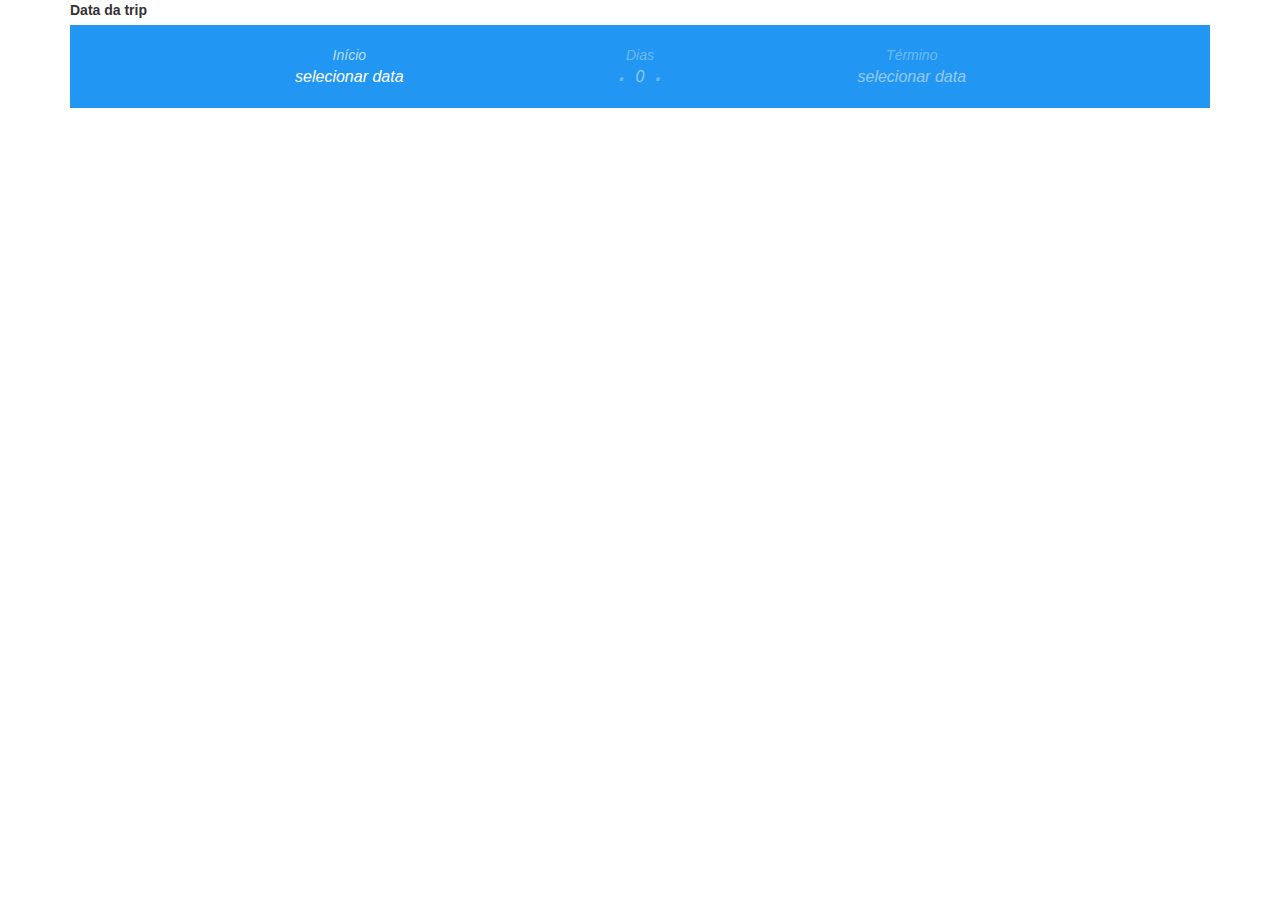
<file: movefit/source/assets/js/trip-range-master/index.html>
<!DOCTYPE html>
<html>
<head>
    <title>Trip range demo</title>
    <meta charset="UTF-8">
    <!-- Latest compiled and minified CSS -->
    <link rel="stylesheet" href="https://maxcdn.bootstrapcdn.com/bootstrap/3.3.7/css/bootstrap.min.css" integrity="sha384-BVYiiSIFeK1dGmJRAkycuHAHRg32OmUcww7on3RYdg4Va+PmSTsz/K68vbdEjh4u" crossorigin="anonymous">
    <link rel="stylesheet" media="all" href="trip-range.css" />

</head>
<body>
<div class="container">
    <form action="">
        <label for="event-date">Data da trip</label>
        <div
                id="dateField"
                data-days = Segunda,Terca,Quarta,Quinta,Sexta,Sabado,Domingo
                data-months = Janeiro,Fevereiro,Março,Abril,Maio,Junho,Julho,Agosto,Setembro,Outubro,Novembro,Dezembro
                data-monthsNum = "12"
                data-label = "mesmo dia"
        >
            <div class="fromTo" id="fromToPicker">
                <div class="dateBox" id="dateFromPicker">
                    <i class="r_head">Início</i>
                    <i class="r_date">selecionar data</i>
                </div>
                <div class="dateBox days off" id="daysNumPicker">
                    <i class="r_head">Dias</i>
                    <i class="r_days"><span class="r_dots">&middot;</span><em>0</em><span class="r_dots">&middot;</span></i>
                </div>
                <div class="dateBox off" id="dateToPicker">
                    <i class="r_head">Término</i>
                    <i class="r_date">selecionar data</i>
                </div>
            </div>
        </div>


        <div id="cal">

            <div class="fromTo" id="fromTo">
                <div class="dateBox" id="dateFrom">
                    <i class="r_head">Início</i>
                    <i class="r_date">selecionar data</i>
                </div>
                <div class="dateBox days off" id="daysNum">
                    <i class="r_head">Days</i>
                    <i class="r_days"><span class="r_dots">&middot;&middot;&middot;&middot;</span><em>0</em><span class="r_dots">&middot;&middot;&middot;&middot;</span></i>
                </div>
                <div class="dateBox off" id="dateTo">
                    <i class="r_head">Término</i>
                    <i class="r_date">selecionar data</i>
                </div>
            </div>

            <i class="clear" style="clear:both;"></i>

            <!-- the calendars -->
            <div id="r_cals">
                <div id="r_nav">
                    <i class="nav next" id="next">&rsaquo;</i>
                    <i class="nav prev off" id="prev">&lsaquo;</i>
                </div>
                <div id="dp"></div>
            </div>


            <div id="dactions" style="margin:10px;">
                <button class="btn btn-outline btn-cancel" style="margin-right: 10px;">Cancelar</button>
                <button class="btn btn-success">Inserir data</button>
            </div>

        </div>

        <input class="start-field" type="hidden" name="tour[start]" id="tour_start" />
        <input class="end-field" type="hidden" name="tour[end]" id="tour_end" />
        <input class="tour-status" type="hidden" name="tour[status]" id="tour_status" />
        </div>
    </form>
</div>
</body>
<script
        src="https://code.jquery.com/jquery-3.3.1.slim.min.js"
        integrity="sha256-3edrmyuQ0w65f8gfBsqowzjJe2iM6n0nKciPUp8y+7E="
        crossorigin="anonymous"></script>
<script src="moment-with-locales.js"></script>
<script src="moment-timezone-with-data.js"></script>
<script src="trip-range.demo.js"></script>
</html>
</file>
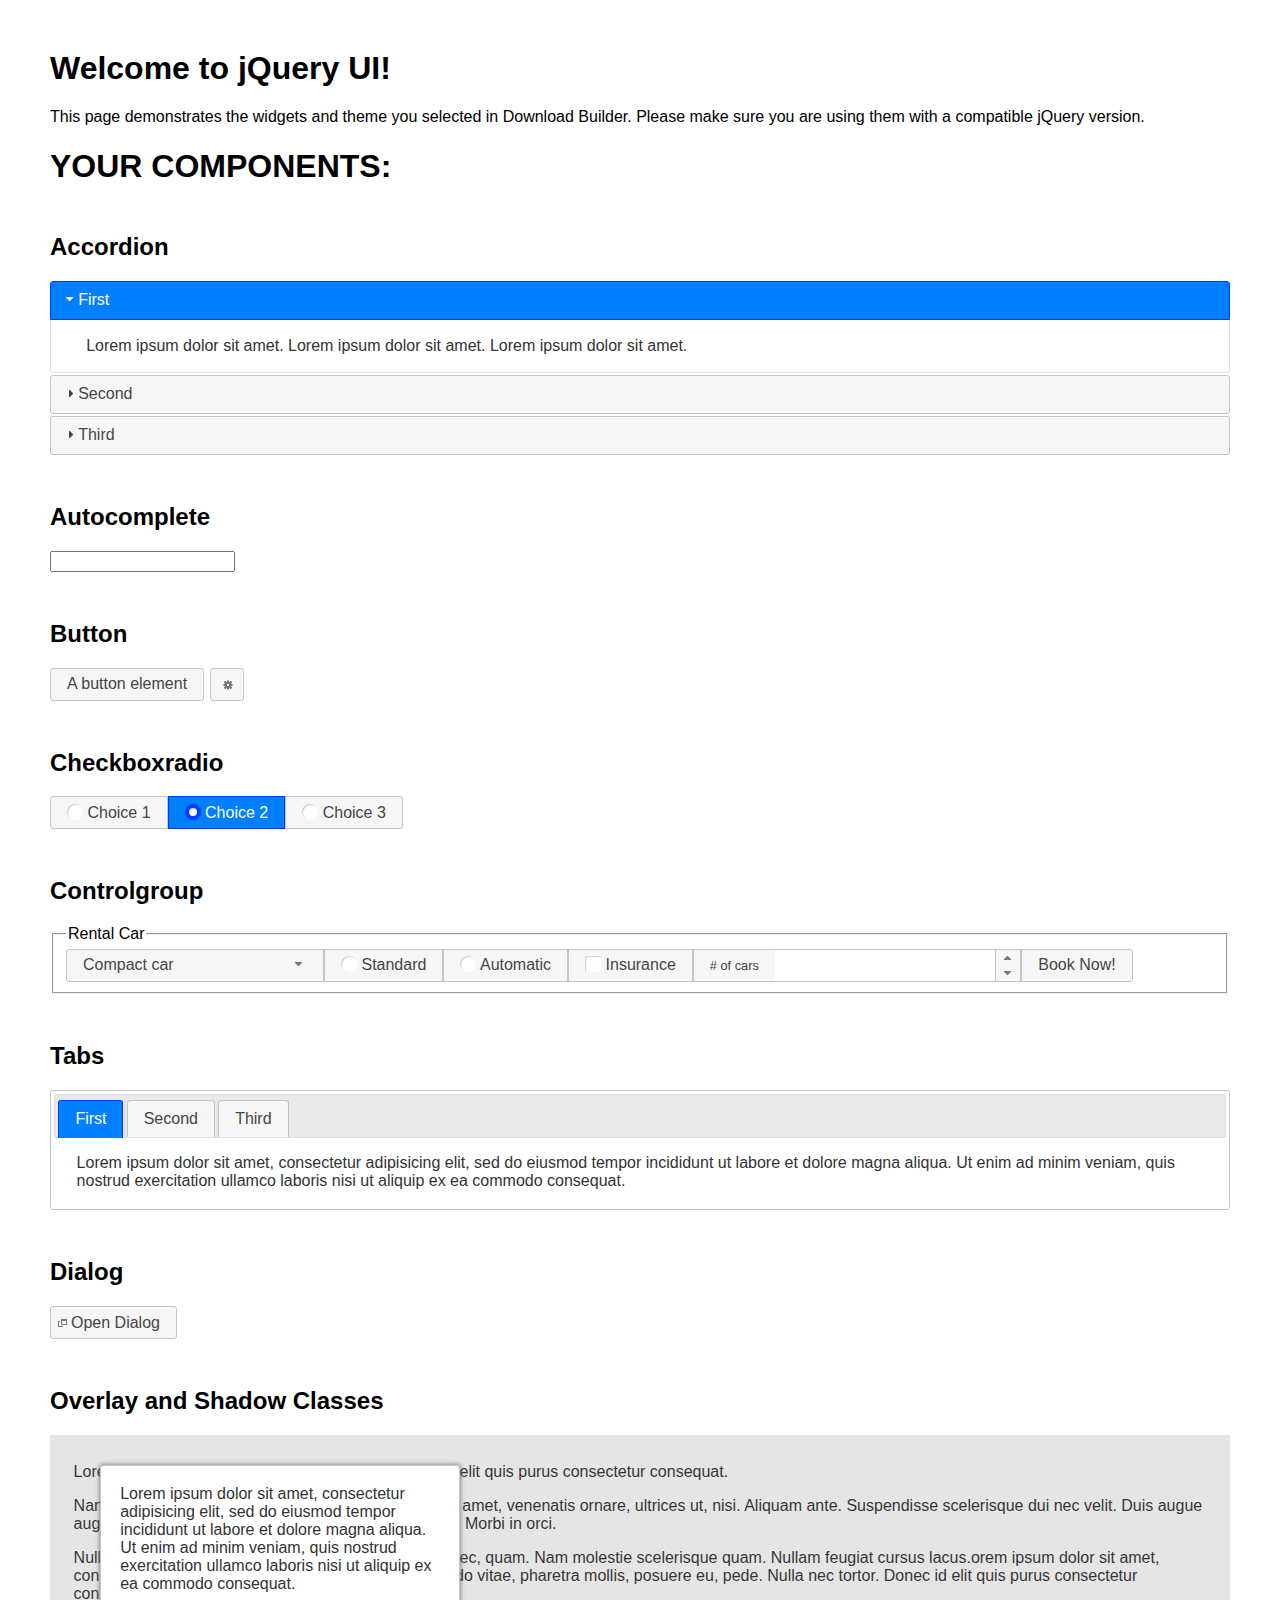
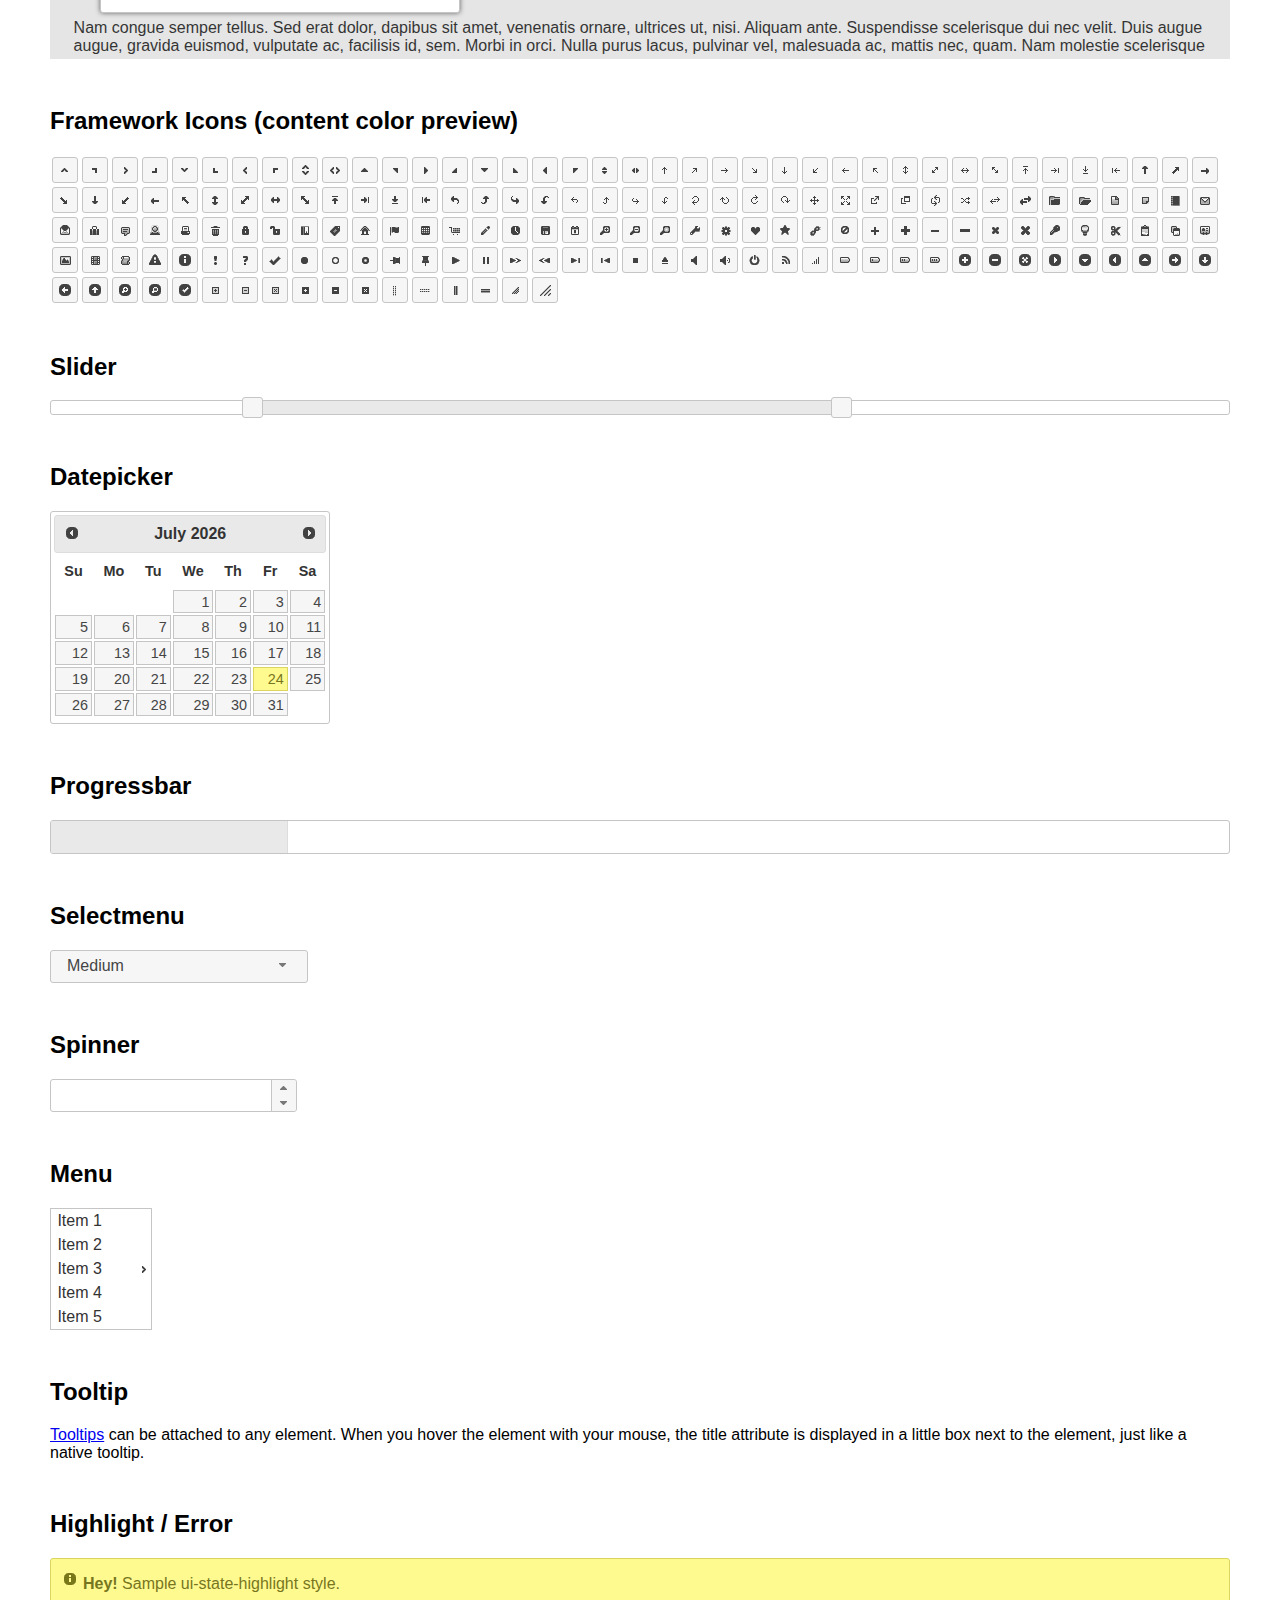
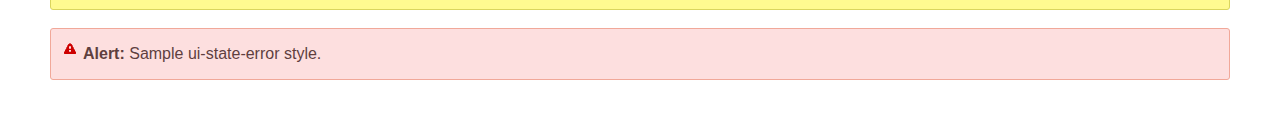
<file: movefit/adm-controle/source/assets/js/jquery-ui-1.13.1/index.html>
<!doctype html>
<html lang="us">
<head>
	<meta charset="utf-8">
	<title>jQuery UI Example Page</title>
	<link href="jquery-ui.css" rel="stylesheet">
	<style>
	body{
		font-family: "Trebuchet MS", sans-serif;
		margin: 50px;
	}
	.demoHeaders {
		margin-top: 2em;
	}
	#dialog-link {
		padding: .4em 1em .4em 20px;
		text-decoration: none;
		position: relative;
	}
	#dialog-link span.ui-icon {
		margin: 0 5px 0 0;
		position: absolute;
		left: .2em;
		top: 50%;
		margin-top: -8px;
	}
	#icons {
		margin: 0;
		padding: 0;
	}
	#icons li {
		margin: 2px;
		position: relative;
		padding: 4px 0;
		cursor: pointer;
		float: left;
		list-style: none;
	}
	#icons span.ui-icon {
		float: left;
		margin: 0 4px;
	}
	.fakewindowcontain .ui-widget-overlay {
		position: absolute;
	}
	select {
		width: 200px;
	}
	</style>
</head>
<body>

<h1>Welcome to jQuery UI!</h1>

<div class="ui-widget">
	<p>This page demonstrates the widgets and theme you selected in Download Builder. Please make sure you are using them with a compatible jQuery version.</p>
</div>

<h1>YOUR COMPONENTS:</h1>

<!-- Accordion -->
<h2 class="demoHeaders">Accordion</h2>
<div id="accordion">
	<h3>First</h3>
	<div>Lorem ipsum dolor sit amet. Lorem ipsum dolor sit amet. Lorem ipsum dolor sit amet.</div>
	<h3>Second</h3>
	<div>Phasellus mattis tincidunt nibh.</div>
	<h3>Third</h3>
	<div>Nam dui erat, auctor a, dignissim quis.</div>
</div>

<!-- Autocomplete -->
<h2 class="demoHeaders">Autocomplete</h2>
<div>
	<input id="autocomplete" title="type &quot;a&quot;">
</div>

<!-- Button -->
<h2 class="demoHeaders">Button</h2>
<button id="button">A button element</button>
<button id="button-icon">An icon-only button</button>

<!-- Checkboxradio -->
<h2 class="demoHeaders">Checkboxradio</h2>
<form style="margin-top: 1em;">
	<div id="radioset">
		<input type="radio" id="radio1" name="radio"><label for="radio1">Choice 1</label>
		<input type="radio" id="radio2" name="radio" checked="checked"><label for="radio2">Choice 2</label>
		<input type="radio" id="radio3" name="radio"><label for="radio3">Choice 3</label>
	</div>
</form>

<!-- Controlgroup -->
<h2 class="demoHeaders">Controlgroup</h2>
<fieldset>
	<legend>Rental Car</legend>
	<div id="controlgroup">
		<select id="car-type">
			<option>Compact car</option>
			<option>Midsize car</option>
			<option>Full size car</option>
			<option>SUV</option>
			<option>Luxury</option>
			<option>Truck</option>
			<option>Van</option>
		</select>
		<label for="transmission-standard">Standard</label>
		<input type="radio" name="transmission" id="transmission-standard">
		<label for="transmission-automatic">Automatic</label>
		<input type="radio" name="transmission" id="transmission-automatic">
		<label for="insurance">Insurance</label>
		<input type="checkbox" name="insurance" id="insurance">
		<label for="horizontal-spinner" class="ui-controlgroup-label"># of cars</label>
		<input id="horizontal-spinner" class="ui-spinner-input">
		<button>Book Now!</button>
	</div>
</fieldset>

<!-- Tabs -->
<h2 class="demoHeaders">Tabs</h2>
<div id="tabs">
	<ul>
		<li><a href="#tabs-1">First</a></li>
		<li><a href="#tabs-2">Second</a></li>
		<li><a href="#tabs-3">Third</a></li>
	</ul>
	<div id="tabs-1">Lorem ipsum dolor sit amet, consectetur adipisicing elit, sed do eiusmod tempor incididunt ut labore et dolore magna aliqua. Ut enim ad minim veniam, quis nostrud exercitation ullamco laboris nisi ut aliquip ex ea commodo consequat.</div>
	<div id="tabs-2">Phasellus mattis tincidunt nibh. Cras orci urna, blandit id, pretium vel, aliquet ornare, felis. Maecenas scelerisque sem non nisl. Fusce sed lorem in enim dictum bibendum.</div>
	<div id="tabs-3">Nam dui erat, auctor a, dignissim quis, sollicitudin eu, felis. Pellentesque nisi urna, interdum eget, sagittis et, consequat vestibulum, lacus. Mauris porttitor ullamcorper augue.</div>
</div>

<h2 class="demoHeaders">Dialog</h2>
<p>
	<button id="dialog-link" class="ui-button ui-corner-all ui-widget">
		<span class="ui-icon ui-icon-newwin"></span>Open Dialog
	</button>
</p>

<h2 class="demoHeaders">Overlay and Shadow Classes</h2>
<div style="position: relative; width: 96%; height: 200px; padding:1% 2%; overflow:hidden;" class="fakewindowcontain">
	<p>Lorem ipsum dolor sit amet,  Nulla nec tortor. Donec id elit quis purus consectetur consequat. </p><p>Nam congue semper tellus. Sed erat dolor, dapibus sit amet, venenatis ornare, ultrices ut, nisi. Aliquam ante. Suspendisse scelerisque dui nec velit. Duis augue augue, gravida euismod, vulputate ac, facilisis id, sem. Morbi in orci. </p><p>Nulla purus lacus, pulvinar vel, malesuada ac, mattis nec, quam. Nam molestie scelerisque quam. Nullam feugiat cursus lacus.orem ipsum dolor sit amet, consectetur adipiscing elit. Donec libero risus, commodo vitae, pharetra mollis, posuere eu, pede. Nulla nec tortor. Donec id elit quis purus consectetur consequat. </p><p>Nam congue semper tellus. Sed erat dolor, dapibus sit amet, venenatis ornare, ultrices ut, nisi. Aliquam ante. Suspendisse scelerisque dui nec velit. Duis augue augue, gravida euismod, vulputate ac, facilisis id, sem. Morbi in orci. Nulla purus lacus, pulvinar vel, malesuada ac, mattis nec, quam. Nam molestie scelerisque quam. </p><p>Nullam feugiat cursus lacus.orem ipsum dolor sit amet, consectetur adipiscing elit. Donec libero risus, commodo vitae, pharetra mollis, posuere eu, pede. Nulla nec tortor. Donec id elit quis purus consectetur consequat. Nam congue semper tellus. Sed erat dolor, dapibus sit amet, venenatis ornare, ultrices ut, nisi. Aliquam ante. </p><p>Suspendisse scelerisque dui nec velit. Duis augue augue, gravida euismod, vulputate ac, facilisis id, sem. Morbi in orci. Nulla purus lacus, pulvinar vel, malesuada ac, mattis nec, quam. Nam molestie scelerisque quam. Nullam feugiat cursus lacus.orem ipsum dolor sit amet, consectetur adipiscing elit. Donec libero risus, commodo vitae, pharetra mollis, posuere eu, pede. Nulla nec tortor. Donec id elit quis purus consectetur consequat. Nam congue semper tellus. Sed erat dolor, dapibus sit amet, venenatis ornare, ultrices ut, nisi. </p>

	<!-- ui-dialog -->
	<div class="ui-widget-overlay ui-front"></div>
	<div style="position: absolute; width: 320px; left: 50px; top: 30px; padding: 1.2em" class="ui-widget ui-front ui-widget-content ui-corner-all ui-widget-shadow">
		Lorem ipsum dolor sit amet, consectetur adipisicing elit, sed do eiusmod tempor incididunt ut labore et dolore magna aliqua. Ut enim ad minim veniam, quis nostrud exercitation ullamco laboris nisi ut aliquip ex ea commodo consequat.
	</div>

</div>

<!-- ui-dialog -->
<div id="dialog" title="Dialog Title">
	<p>Lorem ipsum dolor sit amet, consectetur adipisicing elit, sed do eiusmod tempor incididunt ut labore et dolore magna aliqua. Ut enim ad minim veniam, quis nostrud exercitation ullamco laboris nisi ut aliquip ex ea commodo consequat.</p>
</div>


<h2 class="demoHeaders">Framework Icons (content color preview)</h2>
<ul id="icons" class="ui-widget ui-helper-clearfix">
	<li class="ui-state-default ui-corner-all" title=".ui-icon-caret-1-n"><span class="ui-icon ui-icon-caret-1-n"></span></li>
	<li class="ui-state-default ui-corner-all" title=".ui-icon-caret-1-ne"><span class="ui-icon ui-icon-caret-1-ne"></span></li>
	<li class="ui-state-default ui-corner-all" title=".ui-icon-caret-1-e"><span class="ui-icon ui-icon-caret-1-e"></span></li>
	<li class="ui-state-default ui-corner-all" title=".ui-icon-caret-1-se"><span class="ui-icon ui-icon-caret-1-se"></span></li>
	<li class="ui-state-default ui-corner-all" title=".ui-icon-caret-1-s"><span class="ui-icon ui-icon-caret-1-s"></span></li>
	<li class="ui-state-default ui-corner-all" title=".ui-icon-caret-1-sw"><span class="ui-icon ui-icon-caret-1-sw"></span></li>
	<li class="ui-state-default ui-corner-all" title=".ui-icon-caret-1-w"><span class="ui-icon ui-icon-caret-1-w"></span></li>
	<li class="ui-state-default ui-corner-all" title=".ui-icon-caret-1-nw"><span class="ui-icon ui-icon-caret-1-nw"></span></li>
	<li class="ui-state-default ui-corner-all" title=".ui-icon-caret-2-n-s"><span class="ui-icon ui-icon-caret-2-n-s"></span></li>
	<li class="ui-state-default ui-corner-all" title=".ui-icon-caret-2-e-w"><span class="ui-icon ui-icon-caret-2-e-w"></span></li>
	<li class="ui-state-default ui-corner-all" title=".ui-icon-triangle-1-n"><span class="ui-icon ui-icon-triangle-1-n"></span></li>
	<li class="ui-state-default ui-corner-all" title=".ui-icon-triangle-1-ne"><span class="ui-icon ui-icon-triangle-1-ne"></span></li>
	<li class="ui-state-default ui-corner-all" title=".ui-icon-triangle-1-e"><span class="ui-icon ui-icon-triangle-1-e"></span></li>
	<li class="ui-state-default ui-corner-all" title=".ui-icon-triangle-1-se"><span class="ui-icon ui-icon-triangle-1-se"></span></li>
	<li class="ui-state-default ui-corner-all" title=".ui-icon-triangle-1-s"><span class="ui-icon ui-icon-triangle-1-s"></span></li>
	<li class="ui-state-default ui-corner-all" title=".ui-icon-triangle-1-sw"><span class="ui-icon ui-icon-triangle-1-sw"></span></li>
	<li class="ui-state-default ui-corner-all" title=".ui-icon-triangle-1-w"><span class="ui-icon ui-icon-triangle-1-w"></span></li>
	<li class="ui-state-default ui-corner-all" title=".ui-icon-triangle-1-nw"><span class="ui-icon ui-icon-triangle-1-nw"></span></li>
	<li class="ui-state-default ui-corner-all" title=".ui-icon-triangle-2-n-s"><span class="ui-icon ui-icon-triangle-2-n-s"></span></li>
	<li class="ui-state-default ui-corner-all" title=".ui-icon-triangle-2-e-w"><span class="ui-icon ui-icon-triangle-2-e-w"></span></li>
	<li class="ui-state-default ui-corner-all" title=".ui-icon-arrow-1-n"><span class="ui-icon ui-icon-arrow-1-n"></span></li>
	<li class="ui-state-default ui-corner-all" title=".ui-icon-arrow-1-ne"><span class="ui-icon ui-icon-arrow-1-ne"></span></li>
	<li class="ui-state-default ui-corner-all" title=".ui-icon-arrow-1-e"><span class="ui-icon ui-icon-arrow-1-e"></span></li>
	<li class="ui-state-default ui-corner-all" title=".ui-icon-arrow-1-se"><span class="ui-icon ui-icon-arrow-1-se"></span></li>
	<li class="ui-state-default ui-corner-all" title=".ui-icon-arrow-1-s"><span class="ui-icon ui-icon-arrow-1-s"></span></li>
	<li class="ui-state-default ui-corner-all" title=".ui-icon-arrow-1-sw"><span class="ui-icon ui-icon-arrow-1-sw"></span></li>
	<li class="ui-state-default ui-corner-all" title=".ui-icon-arrow-1-w"><span class="ui-icon ui-icon-arrow-1-w"></span></li>
	<li class="ui-state-default ui-corner-all" title=".ui-icon-arrow-1-nw"><span class="ui-icon ui-icon-arrow-1-nw"></span></li>
	<li class="ui-state-default ui-corner-all" title=".ui-icon-arrow-2-n-s"><span class="ui-icon ui-icon-arrow-2-n-s"></span></li>
	<li class="ui-state-default ui-corner-all" title=".ui-icon-arrow-2-ne-sw"><span class="ui-icon ui-icon-arrow-2-ne-sw"></span></li>
	<li class="ui-state-default ui-corner-all" title=".ui-icon-arrow-2-e-w"><span class="ui-icon ui-icon-arrow-2-e-w"></span></li>
	<li class="ui-state-default ui-corner-all" title=".ui-icon-arrow-2-se-nw"><span class="ui-icon ui-icon-arrow-2-se-nw"></span></li>
	<li class="ui-state-default ui-corner-all" title=".ui-icon-arrowstop-1-n"><span class="ui-icon ui-icon-arrowstop-1-n"></span></li>
	<li class="ui-state-default ui-corner-all" title=".ui-icon-arrowstop-1-e"><span class="ui-icon ui-icon-arrowstop-1-e"></span></li>
	<li class="ui-state-default ui-corner-all" title=".ui-icon-arrowstop-1-s"><span class="ui-icon ui-icon-arrowstop-1-s"></span></li>
	<li class="ui-state-default ui-corner-all" title=".ui-icon-arrowstop-1-w"><span class="ui-icon ui-icon-arrowstop-1-w"></span></li>
	<li class="ui-state-default ui-corner-all" title=".ui-icon-arrowthick-1-n"><span class="ui-icon ui-icon-arrowthick-1-n"></span></li>
	<li class="ui-state-default ui-corner-all" title=".ui-icon-arrowthick-1-ne"><span class="ui-icon ui-icon-arrowthick-1-ne"></span></li>
	<li class="ui-state-default ui-corner-all" title=".ui-icon-arrowthick-1-e"><span class="ui-icon ui-icon-arrowthick-1-e"></span></li>
	<li class="ui-state-default ui-corner-all" title=".ui-icon-arrowthick-1-se"><span class="ui-icon ui-icon-arrowthick-1-se"></span></li>
	<li class="ui-state-default ui-corner-all" title=".ui-icon-arrowthick-1-s"><span class="ui-icon ui-icon-arrowthick-1-s"></span></li>
	<li class="ui-state-default ui-corner-all" title=".ui-icon-arrowthick-1-sw"><span class="ui-icon ui-icon-arrowthick-1-sw"></span></li>
	<li class="ui-state-default ui-corner-all" title=".ui-icon-arrowthick-1-w"><span class="ui-icon ui-icon-arrowthick-1-w"></span></li>
	<li class="ui-state-default ui-corner-all" title=".ui-icon-arrowthick-1-nw"><span class="ui-icon ui-icon-arrowthick-1-nw"></span></li>
	<li class="ui-state-default ui-corner-all" title=".ui-icon-arrowthick-2-n-s"><span class="ui-icon ui-icon-arrowthick-2-n-s"></span></li>
	<li class="ui-state-default ui-corner-all" title=".ui-icon-arrowthick-2-ne-sw"><span class="ui-icon ui-icon-arrowthick-2-ne-sw"></span></li>
	<li class="ui-state-default ui-corner-all" title=".ui-icon-arrowthick-2-e-w"><span class="ui-icon ui-icon-arrowthick-2-e-w"></span></li>
	<li class="ui-state-default ui-corner-all" title=".ui-icon-arrowthick-2-se-nw"><span class="ui-icon ui-icon-arrowthick-2-se-nw"></span></li>
	<li class="ui-state-default ui-corner-all" title=".ui-icon-arrowthickstop-1-n"><span class="ui-icon ui-icon-arrowthickstop-1-n"></span></li>
	<li class="ui-state-default ui-corner-all" title=".ui-icon-arrowthickstop-1-e"><span class="ui-icon ui-icon-arrowthickstop-1-e"></span></li>
	<li class="ui-state-default ui-corner-all" title=".ui-icon-arrowthickstop-1-s"><span class="ui-icon ui-icon-arrowthickstop-1-s"></span></li>
	<li class="ui-state-default ui-corner-all" title=".ui-icon-arrowthickstop-1-w"><span class="ui-icon ui-icon-arrowthickstop-1-w"></span></li>
	<li class="ui-state-default ui-corner-all" title=".ui-icon-arrowreturnthick-1-w"><span class="ui-icon ui-icon-arrowreturnthick-1-w"></span></li>
	<li class="ui-state-default ui-corner-all" title=".ui-icon-arrowreturnthick-1-n"><span class="ui-icon ui-icon-arrowreturnthick-1-n"></span></li>
	<li class="ui-state-default ui-corner-all" title=".ui-icon-arrowreturnthick-1-e"><span class="ui-icon ui-icon-arrowreturnthick-1-e"></span></li>
	<li class="ui-state-default ui-corner-all" title=".ui-icon-arrowreturnthick-1-s"><span class="ui-icon ui-icon-arrowreturnthick-1-s"></span></li>
	<li class="ui-state-default ui-corner-all" title=".ui-icon-arrowreturn-1-w"><span class="ui-icon ui-icon-arrowreturn-1-w"></span></li>
	<li class="ui-state-default ui-corner-all" title=".ui-icon-arrowreturn-1-n"><span class="ui-icon ui-icon-arrowreturn-1-n"></span></li>
	<li class="ui-state-default ui-corner-all" title=".ui-icon-arrowreturn-1-e"><span class="ui-icon ui-icon-arrowreturn-1-e"></span></li>
	<li class="ui-state-default ui-corner-all" title=".ui-icon-arrowreturn-1-s"><span class="ui-icon ui-icon-arrowreturn-1-s"></span></li>
	<li class="ui-state-default ui-corner-all" title=".ui-icon-arrowrefresh-1-w"><span class="ui-icon ui-icon-arrowrefresh-1-w"></span></li>
	<li class="ui-state-default ui-corner-all" title=".ui-icon-arrowrefresh-1-n"><span class="ui-icon ui-icon-arrowrefresh-1-n"></span></li>
	<li class="ui-state-default ui-corner-all" title=".ui-icon-arrowrefresh-1-e"><span class="ui-icon ui-icon-arrowrefresh-1-e"></span></li>
	<li class="ui-state-default ui-corner-all" title=".ui-icon-arrowrefresh-1-s"><span class="ui-icon ui-icon-arrowrefresh-1-s"></span></li>
	<li class="ui-state-default ui-corner-all" title=".ui-icon-arrow-4"><span class="ui-icon ui-icon-arrow-4"></span></li>
	<li class="ui-state-default ui-corner-all" title=".ui-icon-arrow-4-diag"><span class="ui-icon ui-icon-arrow-4-diag"></span></li>
	<li class="ui-state-default ui-corner-all" title=".ui-icon-extlink"><span class="ui-icon ui-icon-extlink"></span></li>
	<li class="ui-state-default ui-corner-all" title=".ui-icon-newwin"><span class="ui-icon ui-icon-newwin"></span></li>
	<li class="ui-state-default ui-corner-all" title=".ui-icon-refresh"><span class="ui-icon ui-icon-refresh"></span></li>
	<li class="ui-state-default ui-corner-all" title=".ui-icon-shuffle"><span class="ui-icon ui-icon-shuffle"></span></li>
	<li class="ui-state-default ui-corner-all" title=".ui-icon-transfer-e-w"><span class="ui-icon ui-icon-transfer-e-w"></span></li>
	<li class="ui-state-default ui-corner-all" title=".ui-icon-transferthick-e-w"><span class="ui-icon ui-icon-transferthick-e-w"></span></li>
	<li class="ui-state-default ui-corner-all" title=".ui-icon-folder-collapsed"><span class="ui-icon ui-icon-folder-collapsed"></span></li>
	<li class="ui-state-default ui-corner-all" title=".ui-icon-folder-open"><span class="ui-icon ui-icon-folder-open"></span></li>
	<li class="ui-state-default ui-corner-all" title=".ui-icon-document"><span class="ui-icon ui-icon-document"></span></li>
	<li class="ui-state-default ui-corner-all" title=".ui-icon-document-b"><span class="ui-icon ui-icon-document-b"></span></li>
	<li class="ui-state-default ui-corner-all" title=".ui-icon-note"><span class="ui-icon ui-icon-note"></span></li>
	<li class="ui-state-default ui-corner-all" title=".ui-icon-mail-closed"><span class="ui-icon ui-icon-mail-closed"></span></li>
	<li class="ui-state-default ui-corner-all" title=".ui-icon-mail-open"><span class="ui-icon ui-icon-mail-open"></span></li>
	<li class="ui-state-default ui-corner-all" title=".ui-icon-suitcase"><span class="ui-icon ui-icon-suitcase"></span></li>
	<li class="ui-state-default ui-corner-all" title=".ui-icon-comment"><span class="ui-icon ui-icon-comment"></span></li>
	<li class="ui-state-default ui-corner-all" title=".ui-icon-person"><span class="ui-icon ui-icon-person"></span></li>
	<li class="ui-state-default ui-corner-all" title=".ui-icon-print"><span class="ui-icon ui-icon-print"></span></li>
	<li class="ui-state-default ui-corner-all" title=".ui-icon-trash"><span class="ui-icon ui-icon-trash"></span></li>
	<li class="ui-state-default ui-corner-all" title=".ui-icon-locked"><span class="ui-icon ui-icon-locked"></span></li>
	<li class="ui-state-default ui-corner-all" title=".ui-icon-unlocked"><span class="ui-icon ui-icon-unlocked"></span></li>
	<li class="ui-state-default ui-corner-all" title=".ui-icon-bookmark"><span class="ui-icon ui-icon-bookmark"></span></li>
	<li class="ui-state-default ui-corner-all" title=".ui-icon-tag"><span class="ui-icon ui-icon-tag"></span></li>
	<li class="ui-state-default ui-corner-all" title=".ui-icon-home"><span class="ui-icon ui-icon-home"></span></li>
	<li class="ui-state-default ui-corner-all" title=".ui-icon-flag"><span class="ui-icon ui-icon-flag"></span></li>
	<li class="ui-state-default ui-corner-all" title=".ui-icon-calculator"><span class="ui-icon ui-icon-calculator"></span></li>
	<li class="ui-state-default ui-corner-all" title=".ui-icon-cart"><span class="ui-icon ui-icon-cart"></span></li>
	<li class="ui-state-default ui-corner-all" title=".ui-icon-pencil"><span class="ui-icon ui-icon-pencil"></span></li>
	<li class="ui-state-default ui-corner-all" title=".ui-icon-clock"><span class="ui-icon ui-icon-clock"></span></li>
	<li class="ui-state-default ui-corner-all" title=".ui-icon-disk"><span class="ui-icon ui-icon-disk"></span></li>
	<li class="ui-state-default ui-corner-all" title=".ui-icon-calendar"><span class="ui-icon ui-icon-calendar"></span></li>
	<li class="ui-state-default ui-corner-all" title=".ui-icon-zoomin"><span class="ui-icon ui-icon-zoomin"></span></li>
	<li class="ui-state-default ui-corner-all" title=".ui-icon-zoomout"><span class="ui-icon ui-icon-zoomout"></span></li>
	<li class="ui-state-default ui-corner-all" title=".ui-icon-search"><span class="ui-icon ui-icon-search"></span></li>
	<li class="ui-state-default ui-corner-all" title=".ui-icon-wrench"><span class="ui-icon ui-icon-wrench"></span></li>
	<li class="ui-state-default ui-corner-all" title=".ui-icon-gear"><span class="ui-icon ui-icon-gear"></span></li>
	<li class="ui-state-default ui-corner-all" title=".ui-icon-heart"><span class="ui-icon ui-icon-heart"></span></li>
	<li class="ui-state-default ui-corner-all" title=".ui-icon-star"><span class="ui-icon ui-icon-star"></span></li>
	<li class="ui-state-default ui-corner-all" title=".ui-icon-link"><span class="ui-icon ui-icon-link"></span></li>
	<li class="ui-state-default ui-corner-all" title=".ui-icon-cancel"><span class="ui-icon ui-icon-cancel"></span></li>
	<li class="ui-state-default ui-corner-all" title=".ui-icon-plus"><span class="ui-icon ui-icon-plus"></span></li>
	<li class="ui-state-default ui-corner-all" title=".ui-icon-plusthick"><span class="ui-icon ui-icon-plusthick"></span></li>
	<li class="ui-state-default ui-corner-all" title=".ui-icon-minus"><span class="ui-icon ui-icon-minus"></span></li>
	<li class="ui-state-default ui-corner-all" title=".ui-icon-minusthick"><span class="ui-icon ui-icon-minusthick"></span></li>
	<li class="ui-state-default ui-corner-all" title=".ui-icon-close"><span class="ui-icon ui-icon-close"></span></li>
	<li class="ui-state-default ui-corner-all" title=".ui-icon-closethick"><span class="ui-icon ui-icon-closethick"></span></li>
	<li class="ui-state-default ui-corner-all" title=".ui-icon-key"><span class="ui-icon ui-icon-key"></span></li>
	<li class="ui-state-default ui-corner-all" title=".ui-icon-lightbulb"><span class="ui-icon ui-icon-lightbulb"></span></li>
	<li class="ui-state-default ui-corner-all" title=".ui-icon-scissors"><span class="ui-icon ui-icon-scissors"></span></li>
	<li class="ui-state-default ui-corner-all" title=".ui-icon-clipboard"><span class="ui-icon ui-icon-clipboard"></span></li>
	<li class="ui-state-default ui-corner-all" title=".ui-icon-copy"><span class="ui-icon ui-icon-copy"></span></li>
	<li class="ui-state-default ui-corner-all" title=".ui-icon-contact"><span class="ui-icon ui-icon-contact"></span></li>
	<li class="ui-state-default ui-corner-all" title=".ui-icon-image"><span class="ui-icon ui-icon-image"></span></li>
	<li class="ui-state-default ui-corner-all" title=".ui-icon-video"><span class="ui-icon ui-icon-video"></span></li>
	<li class="ui-state-default ui-corner-all" title=".ui-icon-script"><span class="ui-icon ui-icon-script"></span></li>
	<li class="ui-state-default ui-corner-all" title=".ui-icon-alert"><span class="ui-icon ui-icon-alert"></span></li>
	<li class="ui-state-default ui-corner-all" title=".ui-icon-info"><span class="ui-icon ui-icon-info"></span></li>
	<li class="ui-state-default ui-corner-all" title=".ui-icon-notice"><span class="ui-icon ui-icon-notice"></span></li>
	<li class="ui-state-default ui-corner-all" title=".ui-icon-help"><span class="ui-icon ui-icon-help"></span></li>
	<li class="ui-state-default ui-corner-all" title=".ui-icon-check"><span class="ui-icon ui-icon-check"></span></li>
	<li class="ui-state-default ui-corner-all" title=".ui-icon-bullet"><span class="ui-icon ui-icon-bullet"></span></li>
	<li class="ui-state-default ui-corner-all" title=".ui-icon-radio-off"><span class="ui-icon ui-icon-radio-off"></span></li>
	<li class="ui-state-default ui-corner-all" title=".ui-icon-radio-on"><span class="ui-icon ui-icon-radio-on"></span></li>
	<li class="ui-state-default ui-corner-all" title=".ui-icon-pin-w"><span class="ui-icon ui-icon-pin-w"></span></li>
	<li class="ui-state-default ui-corner-all" title=".ui-icon-pin-s"><span class="ui-icon ui-icon-pin-s"></span></li>
	<li class="ui-state-default ui-corner-all" title=".ui-icon-play"><span class="ui-icon ui-icon-play"></span></li>
	<li class="ui-state-default ui-corner-all" title=".ui-icon-pause"><span class="ui-icon ui-icon-pause"></span></li>
	<li class="ui-state-default ui-corner-all" title=".ui-icon-seek-next"><span class="ui-icon ui-icon-seek-next"></span></li>
	<li class="ui-state-default ui-corner-all" title=".ui-icon-seek-prev"><span class="ui-icon ui-icon-seek-prev"></span></li>
	<li class="ui-state-default ui-corner-all" title=".ui-icon-seek-end"><span class="ui-icon ui-icon-seek-end"></span></li>
	<li class="ui-state-default ui-corner-all" title=".ui-icon-seek-first"><span class="ui-icon ui-icon-seek-first"></span></li>
	<li class="ui-state-default ui-corner-all" title=".ui-icon-stop"><span class="ui-icon ui-icon-stop"></span></li>
	<li class="ui-state-default ui-corner-all" title=".ui-icon-eject"><span class="ui-icon ui-icon-eject"></span></li>
	<li class="ui-state-default ui-corner-all" title=".ui-icon-volume-off"><span class="ui-icon ui-icon-volume-off"></span></li>
	<li class="ui-state-default ui-corner-all" title=".ui-icon-volume-on"><span class="ui-icon ui-icon-volume-on"></span></li>
	<li class="ui-state-default ui-corner-all" title=".ui-icon-power"><span class="ui-icon ui-icon-power"></span></li>
	<li class="ui-state-default ui-corner-all" title=".ui-icon-signal-diag"><span class="ui-icon ui-icon-signal-diag"></span></li>
	<li class="ui-state-default ui-corner-all" title=".ui-icon-signal"><span class="ui-icon ui-icon-signal"></span></li>
	<li class="ui-state-default ui-corner-all" title=".ui-icon-battery-0"><span class="ui-icon ui-icon-battery-0"></span></li>
	<li class="ui-state-default ui-corner-all" title=".ui-icon-battery-1"><span class="ui-icon ui-icon-battery-1"></span></li>
	<li class="ui-state-default ui-corner-all" title=".ui-icon-battery-2"><span class="ui-icon ui-icon-battery-2"></span></li>
	<li class="ui-state-default ui-corner-all" title=".ui-icon-battery-3"><span class="ui-icon ui-icon-battery-3"></span></li>
	<li class="ui-state-default ui-corner-all" title=".ui-icon-circle-plus"><span class="ui-icon ui-icon-circle-plus"></span></li>
	<li class="ui-state-default ui-corner-all" title=".ui-icon-circle-minus"><span class="ui-icon ui-icon-circle-minus"></span></li>
	<li class="ui-state-default ui-corner-all" title=".ui-icon-circle-close"><span class="ui-icon ui-icon-circle-close"></span></li>
	<li class="ui-state-default ui-corner-all" title=".ui-icon-circle-triangle-e"><span class="ui-icon ui-icon-circle-triangle-e"></span></li>
	<li class="ui-state-default ui-corner-all" title=".ui-icon-circle-triangle-s"><span class="ui-icon ui-icon-circle-triangle-s"></span></li>
	<li class="ui-state-default ui-corner-all" title=".ui-icon-circle-triangle-w"><span class="ui-icon ui-icon-circle-triangle-w"></span></li>
	<li class="ui-state-default ui-corner-all" title=".ui-icon-circle-triangle-n"><span class="ui-icon ui-icon-circle-triangle-n"></span></li>
	<li class="ui-state-default ui-corner-all" title=".ui-icon-circle-arrow-e"><span class="ui-icon ui-icon-circle-arrow-e"></span></li>
	<li class="ui-state-default ui-corner-all" title=".ui-icon-circle-arrow-s"><span class="ui-icon ui-icon-circle-arrow-s"></span></li>
	<li class="ui-state-default ui-corner-all" title=".ui-icon-circle-arrow-w"><span class="ui-icon ui-icon-circle-arrow-w"></span></li>
	<li class="ui-state-default ui-corner-all" title=".ui-icon-circle-arrow-n"><span class="ui-icon ui-icon-circle-arrow-n"></span></li>
	<li class="ui-state-default ui-corner-all" title=".ui-icon-circle-zoomin"><span class="ui-icon ui-icon-circle-zoomin"></span></li>
	<li class="ui-state-default ui-corner-all" title=".ui-icon-circle-zoomout"><span class="ui-icon ui-icon-circle-zoomout"></span></li>
	<li class="ui-state-default ui-corner-all" title=".ui-icon-circle-check"><span class="ui-icon ui-icon-circle-check"></span></li>
	<li class="ui-state-default ui-corner-all" title=".ui-icon-circlesmall-plus"><span class="ui-icon ui-icon-circlesmall-plus"></span></li>
	<li class="ui-state-default ui-corner-all" title=".ui-icon-circlesmall-minus"><span class="ui-icon ui-icon-circlesmall-minus"></span></li>
	<li class="ui-state-default ui-corner-all" title=".ui-icon-circlesmall-close"><span class="ui-icon ui-icon-circlesmall-close"></span></li>
	<li class="ui-state-default ui-corner-all" title=".ui-icon-squaresmall-plus"><span class="ui-icon ui-icon-squaresmall-plus"></span></li>
	<li class="ui-state-default ui-corner-all" title=".ui-icon-squaresmall-minus"><span class="ui-icon ui-icon-squaresmall-minus"></span></li>
	<li class="ui-state-default ui-corner-all" title=".ui-icon-squaresmall-close"><span class="ui-icon ui-icon-squaresmall-close"></span></li>
	<li class="ui-state-default ui-corner-all" title=".ui-icon-grip-dotted-vertical"><span class="ui-icon ui-icon-grip-dotted-vertical"></span></li>
	<li class="ui-state-default ui-corner-all" title=".ui-icon-grip-dotted-horizontal"><span class="ui-icon ui-icon-grip-dotted-horizontal"></span></li>
	<li class="ui-state-default ui-corner-all" title=".ui-icon-grip-solid-vertical"><span class="ui-icon ui-icon-grip-solid-vertical"></span></li>
	<li class="ui-state-default ui-corner-all" title=".ui-icon-grip-solid-horizontal"><span class="ui-icon ui-icon-grip-solid-horizontal"></span></li>
	<li class="ui-state-default ui-corner-all" title=".ui-icon-gripsmall-diagonal-se"><span class="ui-icon ui-icon-gripsmall-diagonal-se"></span></li>
	<li class="ui-state-default ui-corner-all" title=".ui-icon-grip-diagonal-se"><span class="ui-icon ui-icon-grip-diagonal-se"></span></li>
</ul>

<!-- Slider -->
<h2 class="demoHeaders">Slider</h2>
<div id="slider"></div>

<!-- Datepicker -->
<h2 class="demoHeaders">Datepicker</h2>
<div id="datepicker"></div>

<!-- Progressbar -->
<h2 class="demoHeaders">Progressbar</h2>
<div id="progressbar"></div>

<!-- Progressbar -->
<h2 class="demoHeaders">Selectmenu</h2>
<select id="selectmenu">
	<option>Slower</option>
	<option>Slow</option>
	<option selected="selected">Medium</option>
	<option>Fast</option>
	<option>Faster</option>
</select>

<!-- Spinner -->
<h2 class="demoHeaders">Spinner</h2>
<input id="spinner">

<!-- Menu -->
<h2 class="demoHeaders">Menu</h2>
<ul style="width:100px;" id="menu">
	<li><div>Item 1</div></li>
	<li><div>Item 2</div></li>
	<li><div>Item 3</div>
		<ul>
			<li><div>Item 3-1</div></li>
			<li><div>Item 3-2</div></li>
			<li><div>Item 3-3</div></li>
			<li><div>Item 3-4</div></li>
			<li><div>Item 3-5</div></li>
		</ul>
	</li>
	<li><div>Item 4</div></li>
	<li><div>Item 5</div></li>
</ul>

<!-- Tooltip -->
<h2 class="demoHeaders">Tooltip</h2>
<p id="tooltip">
	<a href="#" title="That&apos;s what this widget is">Tooltips</a> can be attached to any element. When you hover
the element with your mouse, the title attribute is displayed in a little box next to the element, just like a native tooltip.
</p>

<!-- Highlight / Error -->
<h2 class="demoHeaders">Highlight / Error</h2>
<div class="ui-widget">
	<div class="ui-state-highlight ui-corner-all" style="margin-top: 20px; padding: 0 .7em;">
		<p><span class="ui-icon ui-icon-info" style="float: left; margin-right: .3em;"></span>
		<strong>Hey!</strong> Sample ui-state-highlight style.</p>
	</div>
</div>
<br>
<div class="ui-widget">
	<div class="ui-state-error ui-corner-all" style="padding: 0 .7em;">
		<p><span class="ui-icon ui-icon-alert" style="float: left; margin-right: .3em;"></span>
		<strong>Alert:</strong> Sample ui-state-error style.</p>
	</div>
</div>

<script src="external/jquery/jquery.js"></script>
<script src="jquery-ui.js"></script>
<script>
$( "#accordion" ).accordion();

var availableTags = [
	"ActionScript",
	"AppleScript",
	"Asp",
	"BASIC",
	"C",
	"C++",
	"Clojure",
	"COBOL",
	"ColdFusion",
	"Erlang",
	"Fortran",
	"Groovy",
	"Haskell",
	"Java",
	"JavaScript",
	"Lisp",
	"Perl",
	"PHP",
	"Python",
	"Ruby",
	"Scala",
	"Scheme"
];
$( "#autocomplete" ).autocomplete({
	source: availableTags
});

$( "#button" ).button();
$( "#button-icon" ).button({
	icon: "ui-icon-gear",
	showLabel: false
});

$( "#radioset" ).buttonset();

$( "#controlgroup" ).controlgroup();

$( "#tabs" ).tabs();

$( "#dialog" ).dialog({
	autoOpen: false,
	width: 400,
	buttons: [
		{
			text: "Ok",
			click: function() {
				$( this ).dialog( "close" );
			}
		},
		{
			text: "Cancel",
			click: function() {
				$( this ).dialog( "close" );
			}
		}
	]
});

// Link to open the dialog
$( "#dialog-link" ).click(function( event ) {
	$( "#dialog" ).dialog( "open" );
	event.preventDefault();
});

$( "#datepicker" ).datepicker({
	inline: true
});

$( "#slider" ).slider({
	range: true,
	values: [ 17, 67 ]
});

$( "#progressbar" ).progressbar({
	value: 20
});

$( "#spinner" ).spinner();

$( "#menu" ).menu();

$( "#tooltip" ).tooltip();

$( "#selectmenu" ).selectmenu();

// Hover states on the static widgets
$( "#dialog-link, #icons li" ).hover(
	function() {
		$( this ).addClass( "ui-state-hover" );
	},
	function() {
		$( this ).removeClass( "ui-state-hover" );
	}
);
</script>
</body>
</html>
</file>
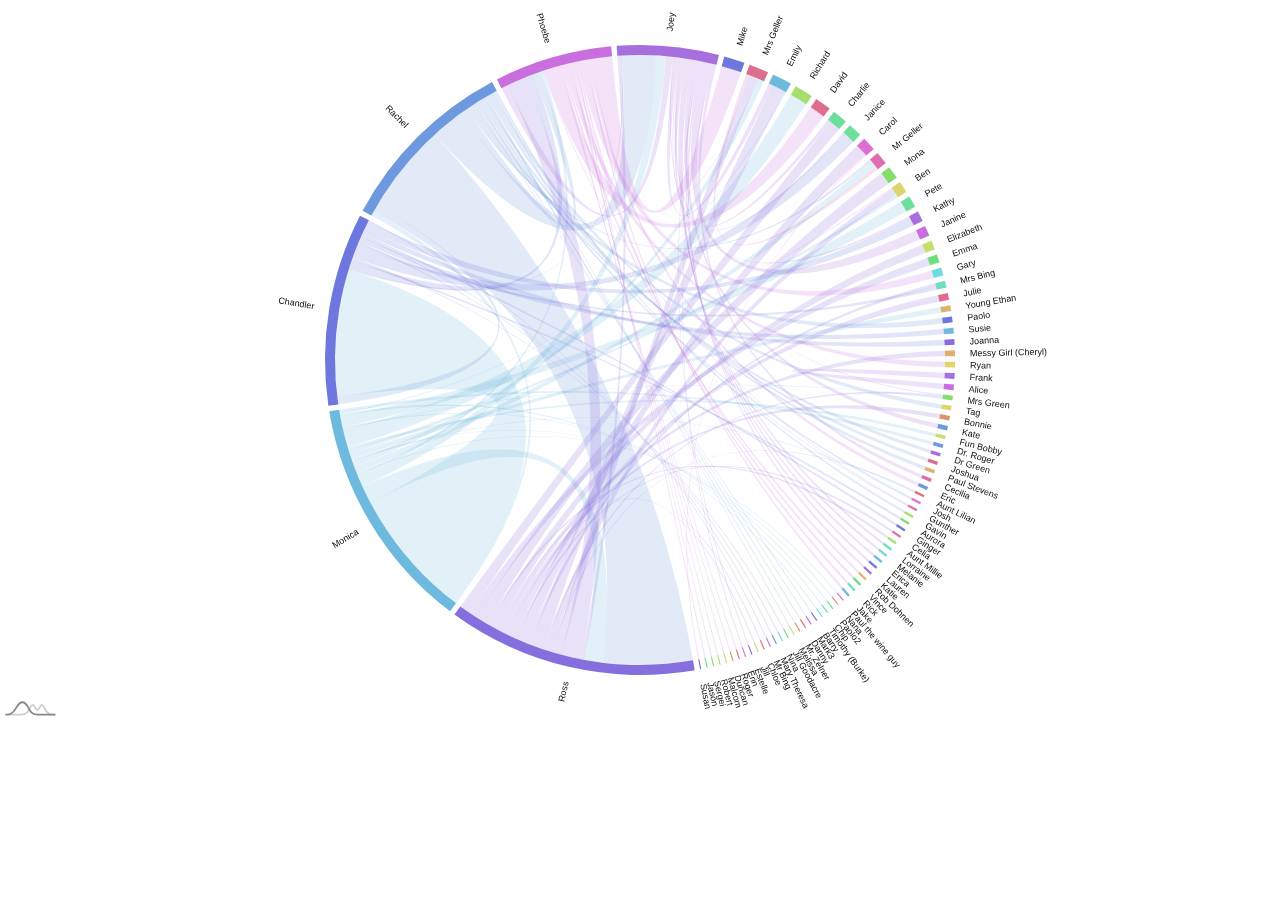
<file: movefit/adm-controle/source/assets/js/amcharts5/examples/flow-chord-directed/index.html>
<!DOCTYPE html>
<html>
  <head>
    <meta charset="UTF-8" />
    <title>amCharts 5 Example - flow-chord-directed</title>
    <link rel="stylesheet" href="index.css" />
  </head>
  <body>
    <div id="chartdiv"></div>
    <script src="../../index.js"></script>
    <script src="../../flow.js"></script>
    <script src="../../themes/Animated.js"></script>
    <script src="index.js"></script>
  </body>
</html>
</file>
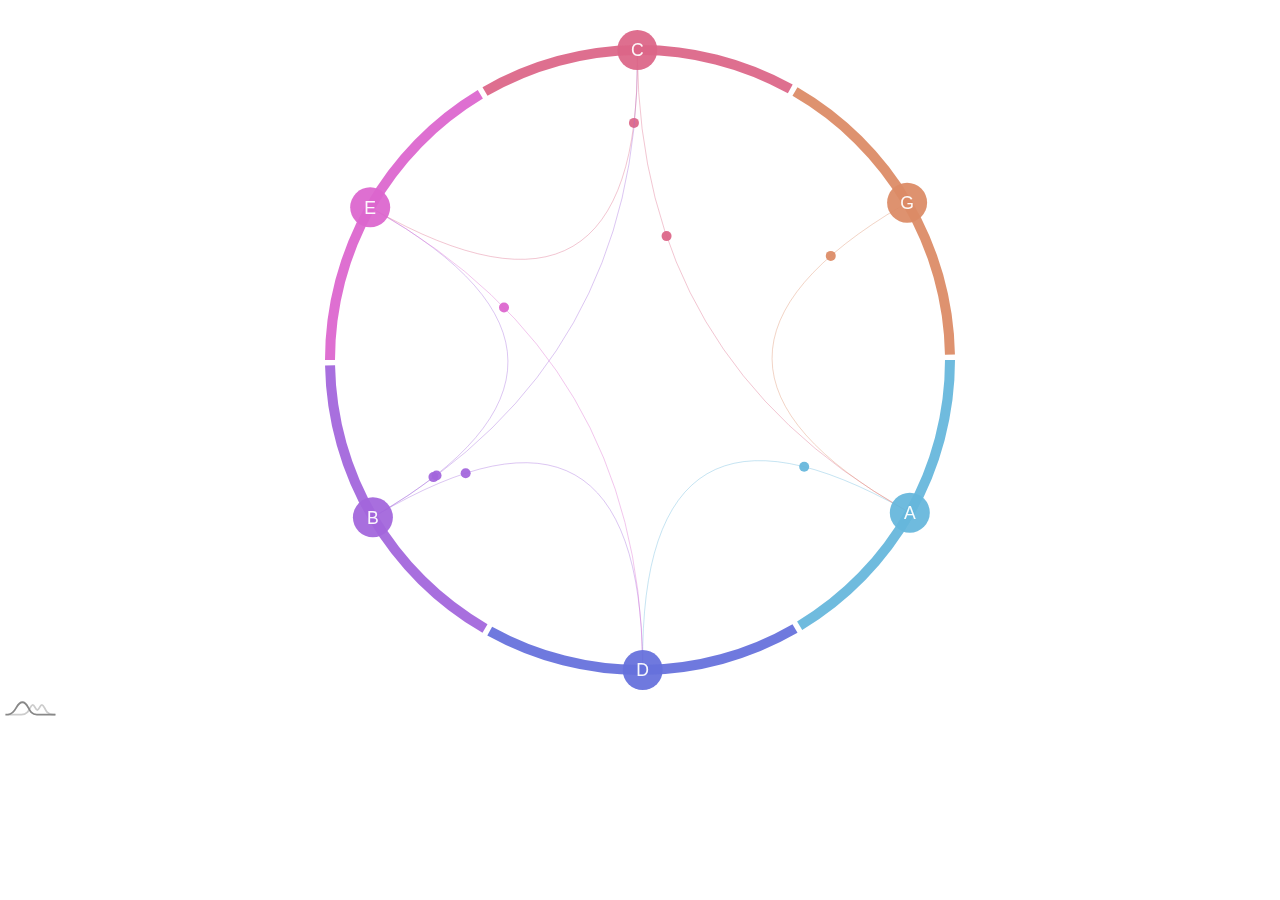
<file: movefit/adm-controle/source/assets/js/amcharts5/examples/flow-chord-non-ribbon/index.html>
<!DOCTYPE html>
<html>
  <head>
    <meta charset="UTF-8" />
    <title>amCharts 5 Example - flow-chord-non-ribbon</title>
    <link rel="stylesheet" href="index.css" />
  </head>
  <body>
    <div id="chartdiv"></div>
    <script src="../../index.js"></script>
    <script src="../../flow.js"></script>
    <script src="../../themes/Animated.js"></script>
    <script src="index.js"></script>
  </body>
</html>
</file>
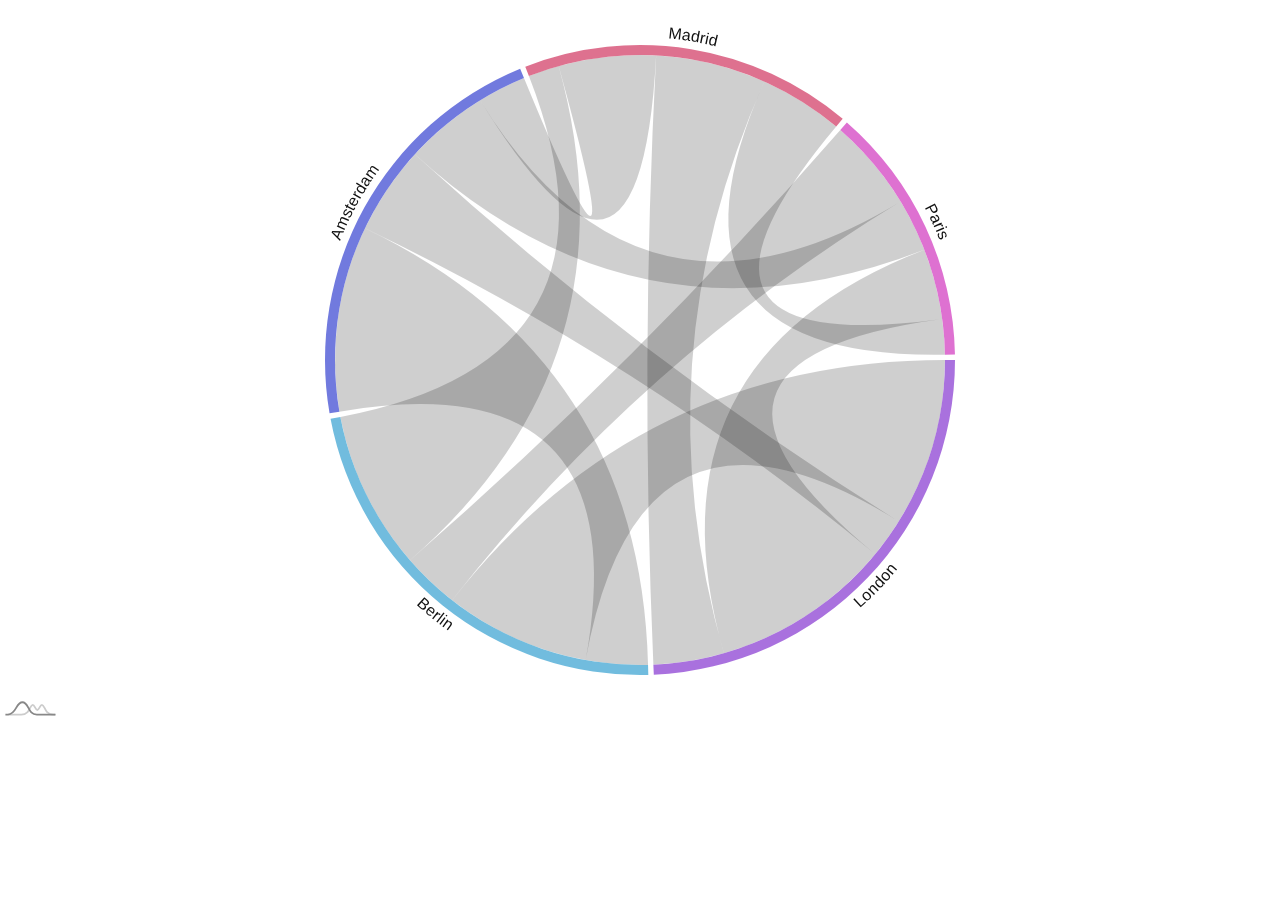
<file: movefit/adm-controle/source/assets/js/amcharts5/examples/flow-chord/index.html>
<!DOCTYPE html>
<html>
  <head>
    <meta charset="UTF-8" />
    <title>amCharts 5 Example - flow-chord</title>
    <link rel="stylesheet" href="index.css" />
  </head>
  <body>
    <div id="chartdiv"></div>
    <script src="../../index.js"></script>
    <script src="../../flow.js"></script>
    <script src="../../themes/Animated.js"></script>
    <script src="index.js"></script>
  </body>
</html>
</file>
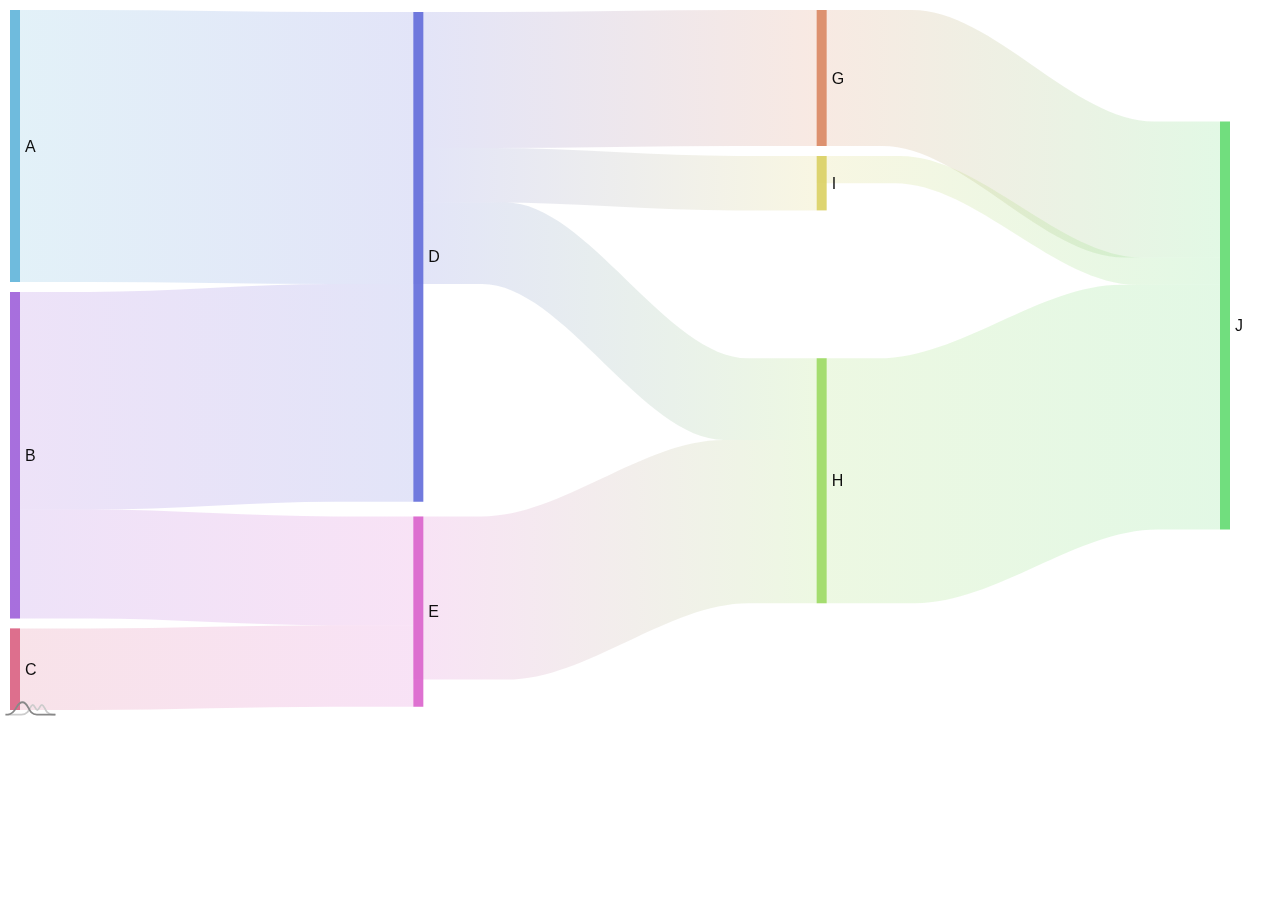
<file: movefit/adm-controle/source/assets/js/amcharts5/examples/flow-sankey/index.html>
<!DOCTYPE html>
<html>
  <head>
    <meta charset="UTF-8" />
    <title>amCharts 5 Example - flow-sankey</title>
    <link rel="stylesheet" href="index.css" />
  </head>
  <body>
    <div id="chartdiv"></div>
    <script src="../../index.js"></script>
    <script src="../../flow.js"></script>
    <script src="../../themes/Animated.js"></script>
    <script src="index.js"></script>
  </body>
</html>
</file>
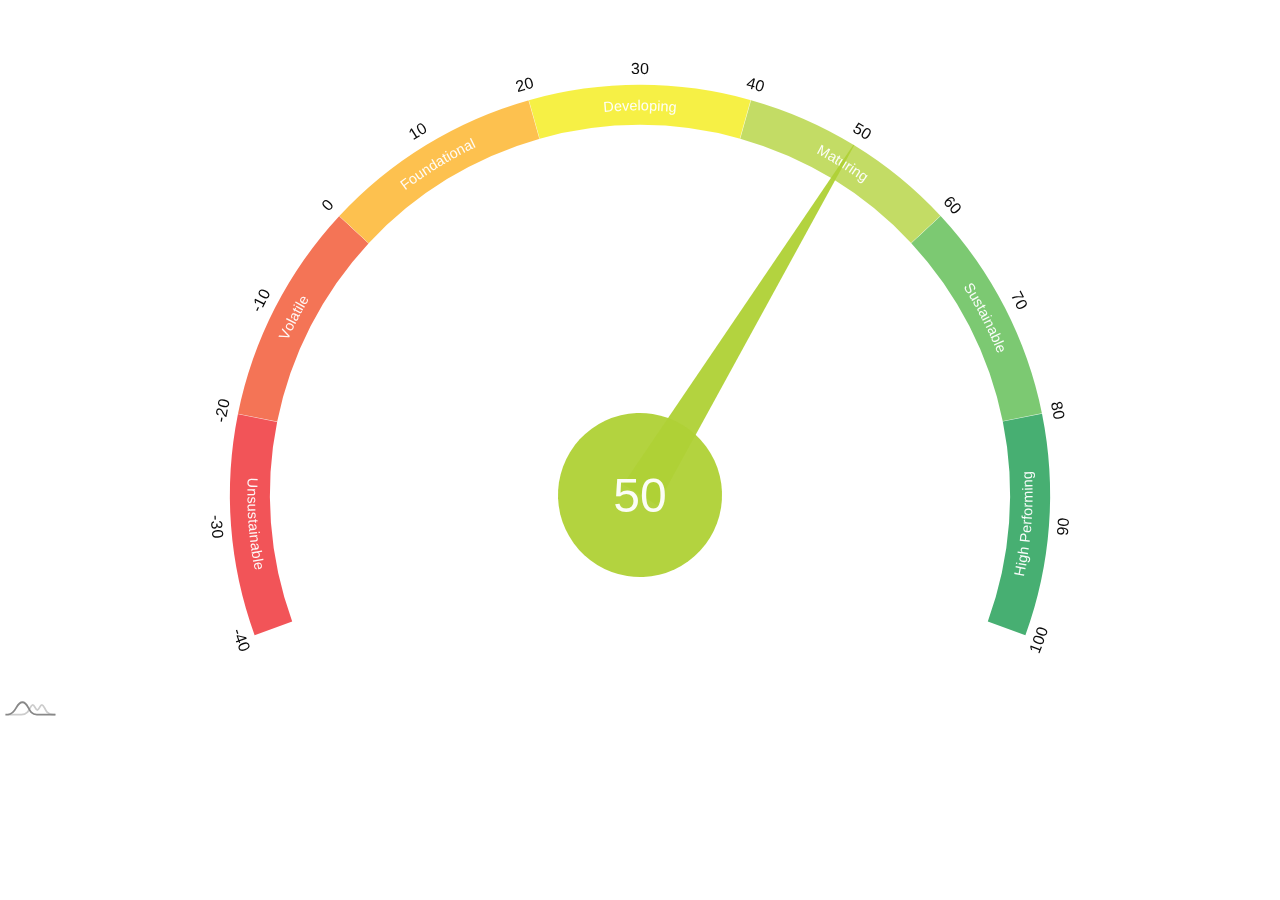
<file: movefit/adm-controle/source/assets/js/amcharts5/examples/gauge-bands/index.html>
<!DOCTYPE html>
<html>
  <head>
    <meta charset="UTF-8" />
    <title>amCharts 5 Example - gauge-bands</title>
    <link rel="stylesheet" href="index.css" />
  </head>
  <body>
    <div id="chartdiv"></div>
    <script src="../../index.js"></script>
    <script src="../../xy.js"></script>
    <script src="../../radar.js"></script>
    <script src="../../themes/Animated.js"></script>
    <script src="index.js"></script>
  </body>
</html>
</file>
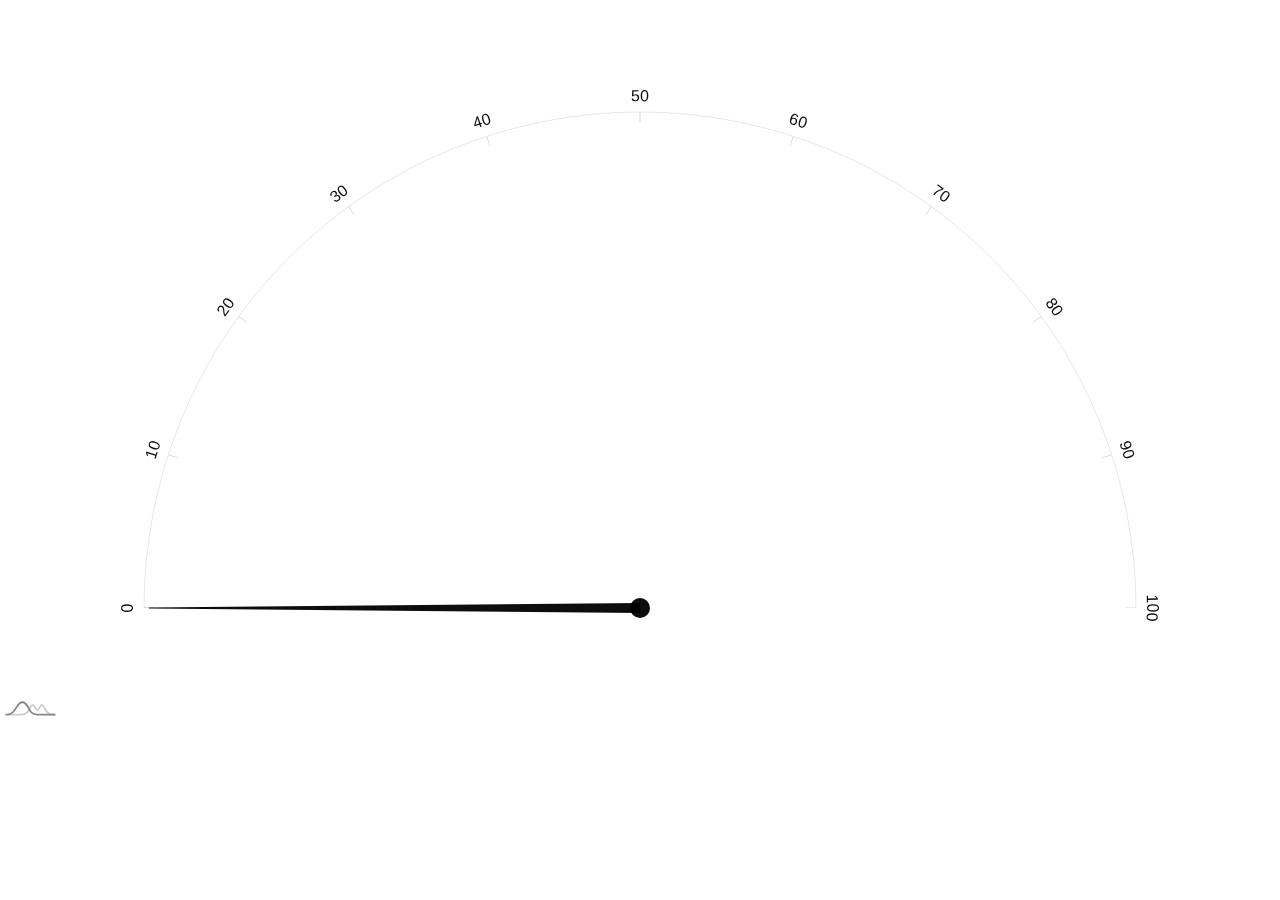
<file: movefit/adm-controle/source/assets/js/amcharts5/examples/gauge/index.html>
<!DOCTYPE html>
<html>
  <head>
    <meta charset="UTF-8" />
    <title>amCharts 5 Example - gauge</title>
    <link rel="stylesheet" href="index.css" />
  </head>
  <body>
    <div id="chartdiv"></div>
    <script src="../../index.js"></script>
    <script src="../../xy.js"></script>
    <script src="../../radar.js"></script>
    <script src="../../themes/Animated.js"></script>
    <script src="index.js"></script>
  </body>
</html>
</file>
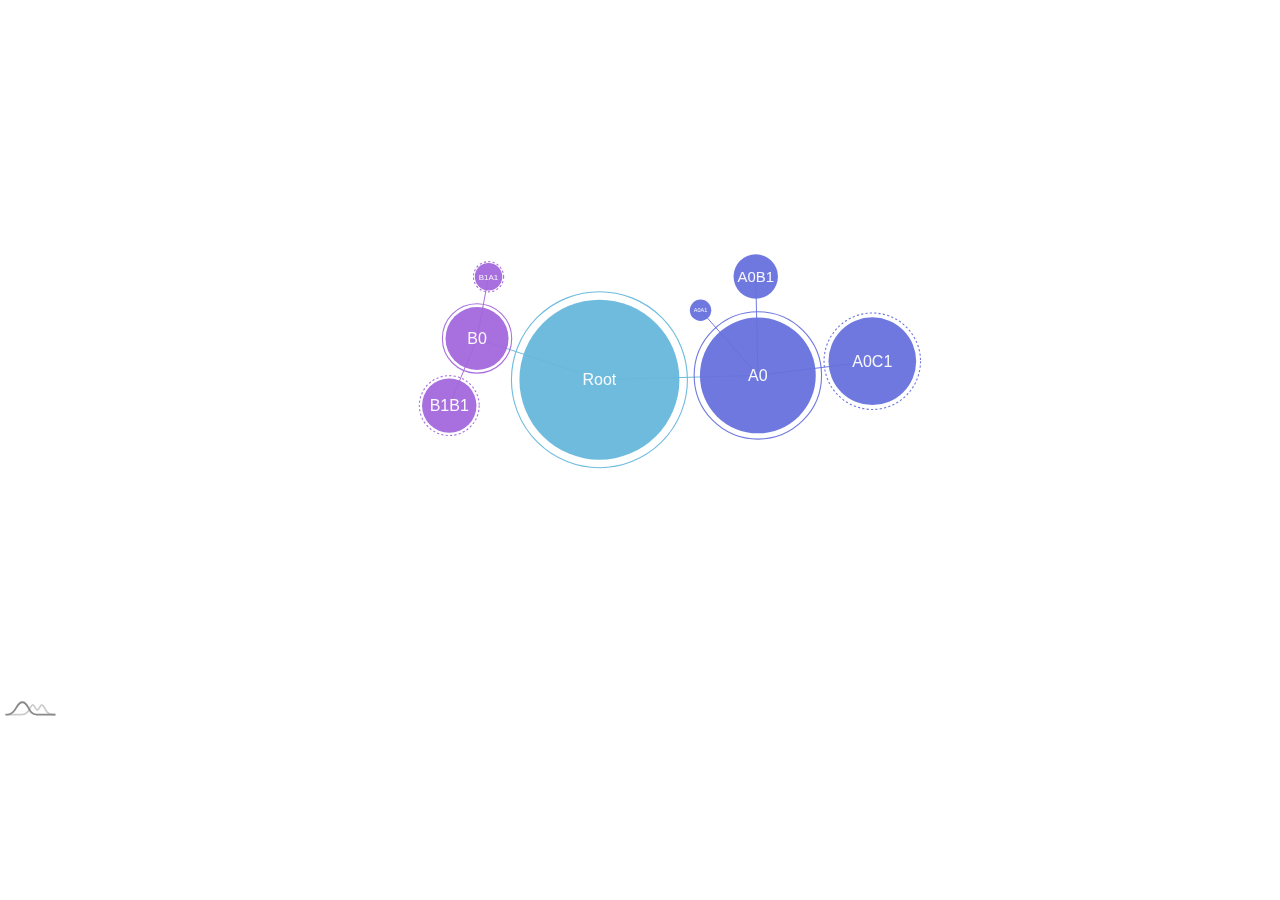
<file: movefit/adm-controle/source/assets/js/amcharts5/examples/hierarchy-force-directed/index.html>
<!DOCTYPE html>
<html>
  <head>
    <meta charset="UTF-8" />
    <title>amCharts 5 Example - hierarchy-force-directed</title>
    <link rel="stylesheet" href="index.css" />
  </head>
  <body>
    <div id="chartdiv"></div>
    <script src="../../index.js"></script>
    <script src="../../hierarchy.js"></script>
    <script src="../../themes/Animated.js"></script>
    <script src="index.js"></script>
  </body>
</html>
</file>
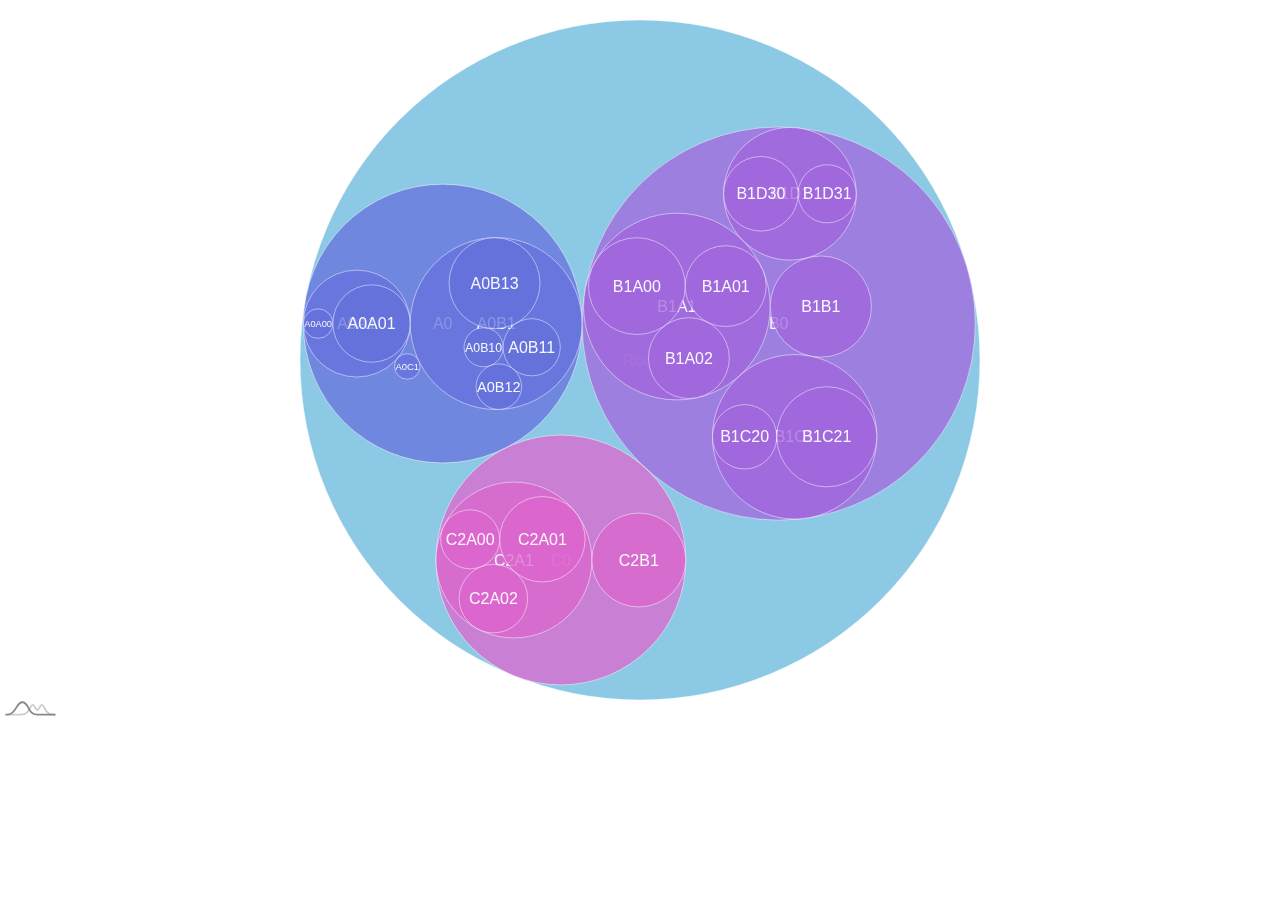
<file: movefit/adm-controle/source/assets/js/amcharts5/examples/hierarchy-pack/index.html>
<!DOCTYPE html>
<html>
  <head>
    <meta charset="UTF-8" />
    <title>amCharts 5 Example - hierarchy-pack</title>
    <link rel="stylesheet" href="index.css" />
  </head>
  <body>
    <div id="chartdiv"></div>
    <script src="../../index.js"></script>
    <script src="../../hierarchy.js"></script>
    <script src="../../themes/Animated.js"></script>
    <script src="index.js"></script>
  </body>
</html>
</file>
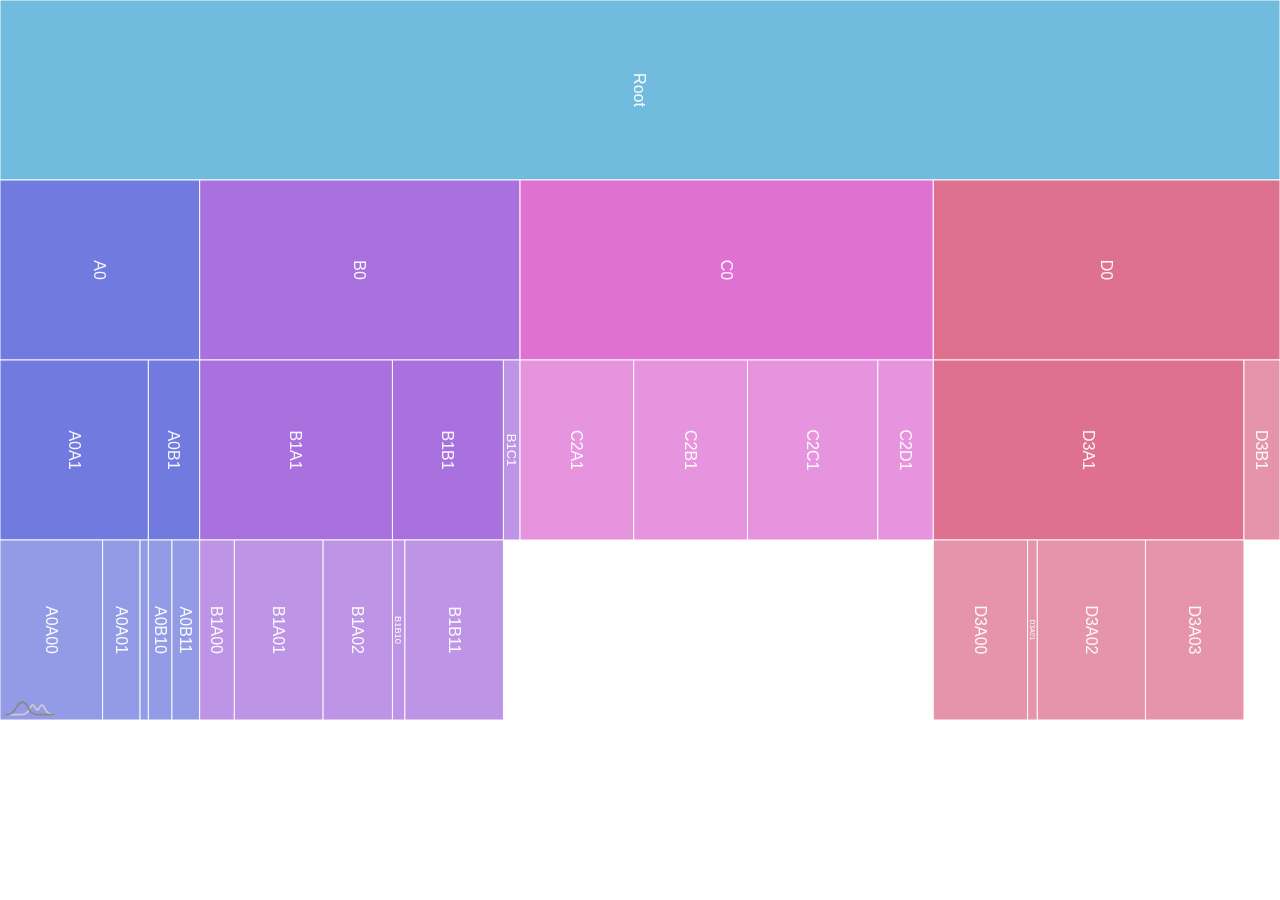
<file: movefit/adm-controle/source/assets/js/amcharts5/examples/hierarchy-partition/index.html>
<!DOCTYPE html>
<html>
  <head>
    <meta charset="UTF-8" />
    <title>amCharts 5 Example - hierarchy-partition</title>
    <link rel="stylesheet" href="index.css" />
  </head>
  <body>
    <div id="chartdiv"></div>
    <script src="../../index.js"></script>
    <script src="../../hierarchy.js"></script>
    <script src="../../themes/Animated.js"></script>
    <script src="index.js"></script>
  </body>
</html>
</file>
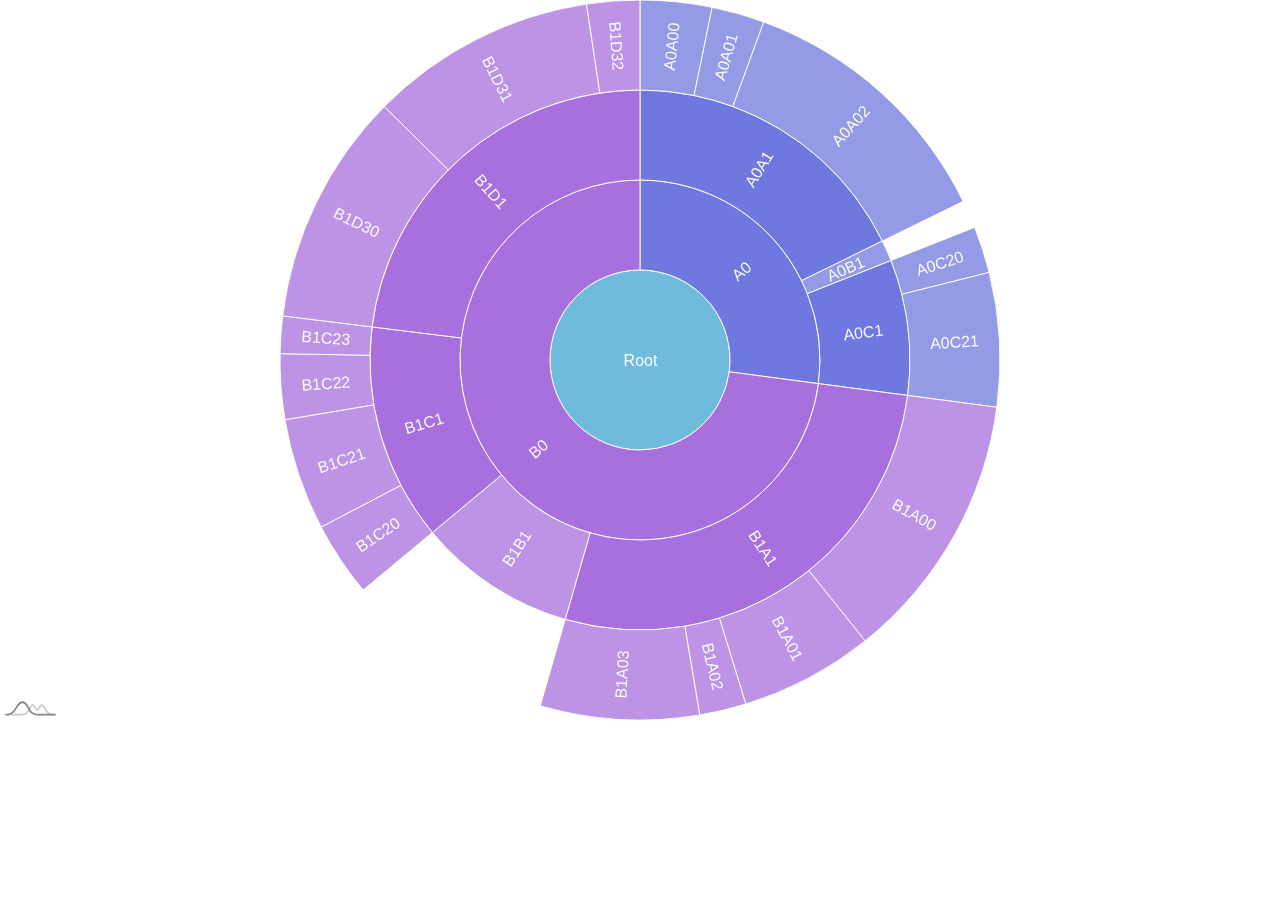
<file: movefit/adm-controle/source/assets/js/amcharts5/examples/hierarchy-sunburst/index.html>
<!DOCTYPE html>
<html>
  <head>
    <meta charset="UTF-8" />
    <title>amCharts 5 Example - hierarchy-sunburst</title>
    <link rel="stylesheet" href="index.css" />
  </head>
  <body>
    <div id="chartdiv"></div>
    <script src="../../index.js"></script>
    <script src="../../hierarchy.js"></script>
    <script src="../../themes/Animated.js"></script>
    <script src="index.js"></script>
  </body>
</html>
</file>
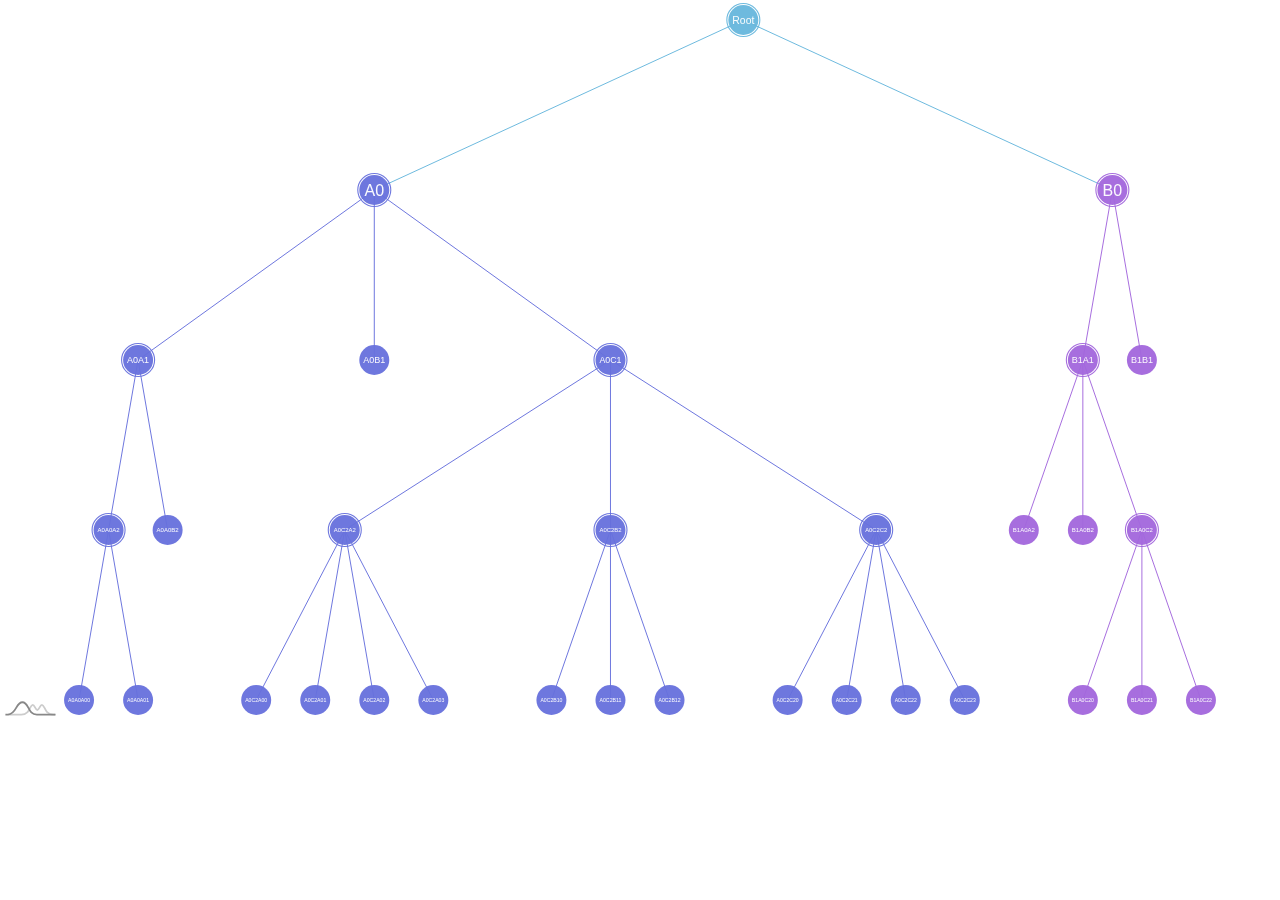
<file: movefit/adm-controle/source/assets/js/amcharts5/examples/hierarchy-tree/index.html>
<!DOCTYPE html>
<html>
  <head>
    <meta charset="UTF-8" />
    <title>amCharts 5 Example - hierarchy-tree</title>
    <link rel="stylesheet" href="index.css" />
  </head>
  <body>
    <div id="chartdiv"></div>
    <script src="../../index.js"></script>
    <script src="../../hierarchy.js"></script>
    <script src="../../themes/Animated.js"></script>
    <script src="index.js"></script>
  </body>
</html>
</file>
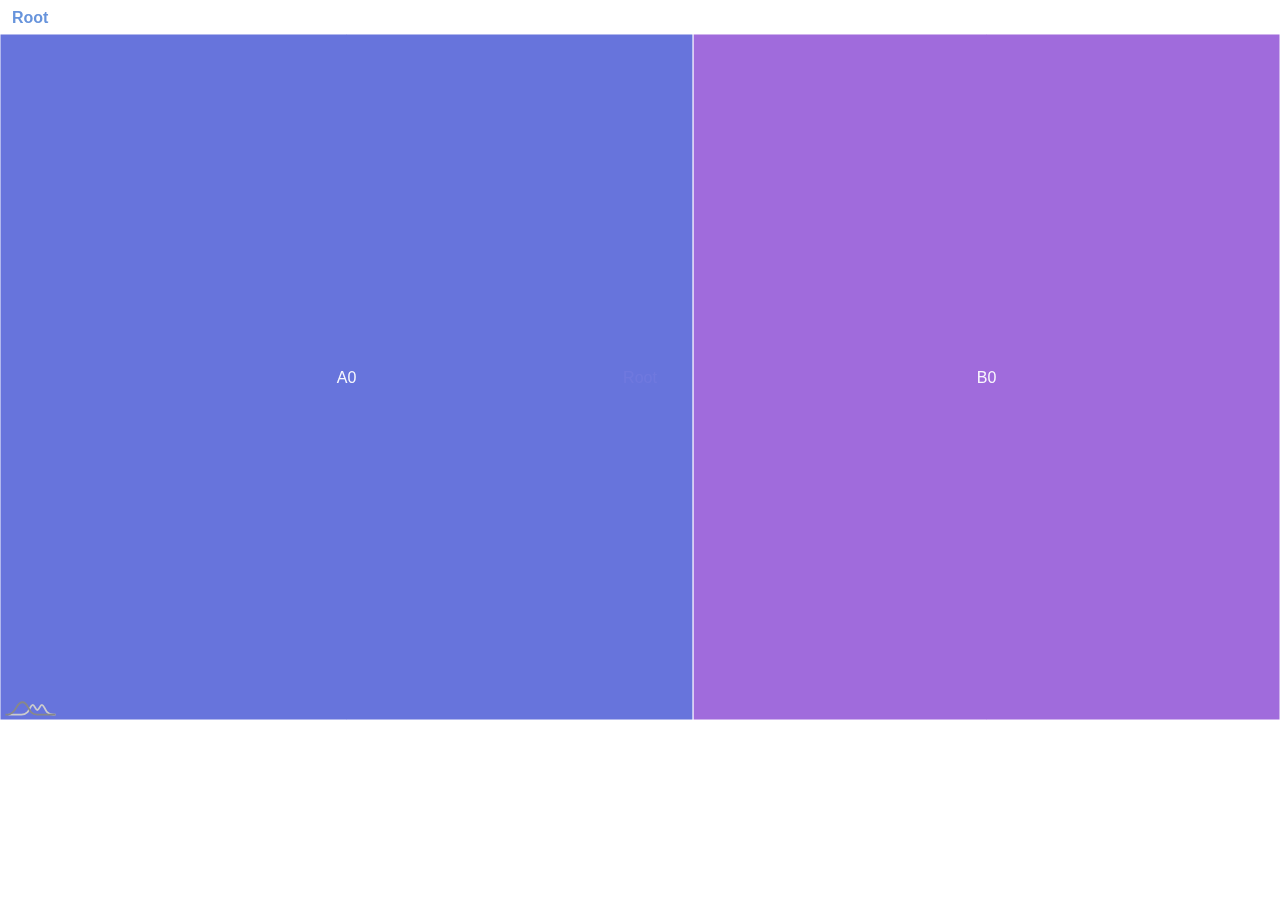
<file: movefit/adm-controle/source/assets/js/amcharts5/examples/hierarchy-treemap/index.html>
<!DOCTYPE html>
<html>
  <head>
    <meta charset="UTF-8" />
    <title>amCharts 5 Example - hierarchy-treemap</title>
    <link rel="stylesheet" href="index.css" />
  </head>
  <body>
    <div id="chartdiv"></div>
    <script src="../../index.js"></script>
    <script src="../../hierarchy.js"></script>
    <script src="../../themes/Animated.js"></script>
    <script src="index.js"></script>
  </body>
</html>
</file>
<file: movefit/source/assets/js/trip-range-master/trip-range.css>
/* main calendar */
#cal { display: none; }
#cal.show { display: block; }

/* main #dp transition animation */
#dp { transition: transform .2s ease-in-out; transform: translateZ(0); }


/* colors */
td:hover i { background: #eee; }
.fromTo, #dp #sel1 i, td.range i {
  *background: #42A5F5;
  *background: #3bb;
  *background: hotpink;
  *background: #0c0;
  *background: #f60;
  *background: orange;
  *background: #222;
  background: #2196f3;
}

td.range i { opacity:.5; }
#sel1 i { opacity:1; }
#sel2 i { background: #FF4081; background: hotpink; opacity:1; }

/* MOBILE PERF */
@media(max-width:800px){

  #cal,
  #r_cals:after,
  #dp,
  #fromTo,
  .dateBox,
  #dactions
  { backface-visibility: hidden; transform: translate3d(0,0,0); }

}

#cal #r_nav .nav { opacity:1 !important; }



/* OTHER */

.clear { clear: both; }
#cal { width: 640px; margin-top:60px; }
#cal {
  -webkit-touch-callout: none;
  -webkit-user-select: none;
  -khtml-user-select: none;
  -moz-user-select: none;
  -ms-user-select: none;
  user-select: none;
}

#cal *, #cal *:before, #cal *:after { box-sizing: border-box;  }
#dp table { border-collapse: collapse; cursor: default; width:100%; background:#fff; }

#dp .r_month { width:50%; display:inline-block; box-sizing: border-box; }
#r_nav { z-index: 1; }

#dp:after { clear:both; display:block; content:''; } /* temp clear */

#r_cals { white-space: nowrap; overflow-x: hidden; }
#r_cals { border:1px solid #ddd; border-top: 0; }

/* temp -- add line to center */
#r_cals:after {
  content:'';
  display:block;
  height:100%;
  background: #ddd;
  position:absolute;
  left:50%;
  width:1px;
  margin-left:-1px;
  top:0;
}


#cal em, #cal i { font-style:normal; }

#dp td { text-align:center; vertical-align:middle; }
#dp td i {
  font-weight:300;
  display:inline-block;
  width: 36px;
  height: 36px;
  line-height: 36px;
  border-radius:50%;
}


/* MONTH TITLE */
.r_title {
  display:block;
  text-align: center;
  font-size: 14px;
  text-transform: uppercase;
  line-height:100%;
  font-weight:400;
  background: #fafafa;
  color:#666;
}

.r_title span {
  font-weight: 300;
  color:#aaa;
}


/* PADDINGS / MARGINS */

.fromTo { padding:20px 0; }
#r_nav i { padding:0 15px; padding-bottom:3px;  }
.r_title { padding: 15px 0; }
.days .r_days em { margin:0 8px; }

#dp td { padding: 4px; }
#dp thead td { padding-top:10px; padding-bottom:10px; }
#cal td:first-child { padding-left: 7px; }
#cal td:last-child { padding-right: 7px; }



/* SPECIAL td stuff */
.notCurMonth { color: #aaa; }
#sel1, #sel2, .range { color:#fff; }

#dp thead td {
  background:#fff;
  color:#aaa;
  font-size:12px;
  font-weight: 300;
  text-transform: uppercase;
}

#cal td:last-child { border-right:1px solid #ddd; }
#cal table:last-child td { border:0; }

#cal td.notCurMonth { background: #fafafa; }

/*
td.disabled { opacity: 0.4; }
td.disabled:hover i { background: none; }
*/


/* TEMP */

.fromTo {
  width: 100%;
  color: #fff;

}

.fromTo .dateBox {
  width:49%;
  display: inline-block;
  text-align: center;
  font-size:14px;
  line-height:150%;
}

.dateBox.off { opacity: 0.5; }

.r_head {
  display: block;
  font-weight:300;
  color: rgba(255,255,255,0.7);
}

.r_date, .r_days {
  font-size: 16px;
  font-weight: 300;
}

.r_date {
  animation: fadeInOut 1s ease-in-out infinite;
}


.dateBox.off .r_date { animation: none; }
.dateBox.active .r_date { animation: none; }

.fromTo { position: relative; }
.fromTo .dateBox.days {
  width: 120px;
  position: absolute;
  left:50%;
  margin-left:-60px;

  z-index: 2;
  display: inline-block;
}

.r_dots {
  font-size: 32px;
  color: rgba(255,255,255,0.7);
  letter-spacing: 1px;
  vertical-align: middle;
}

@keyframes fadeInOut {
  0% { opacity:0; }
  50% { opacity: 1; }
  100% { opacity:0; }
}

@keyframes bounce {
  0% { transform: translateY(0); }
  20% { transform: translateY(5px); }
  40% { transform: translateY(-5px); }
  60% { transform: translateY(0); }
  100% { transform: translateY(0); }
}


/* cal nav */
#r_cals { position:relative; }

#r_nav {
  position:absolute;
  top:0px;
  font-size:50px;
  line-height:40px;
  width:100%;
  color:#aaa;
}

#r_nav i { display: block; cursor: default; width:50%; }
#r_nav .prev { float:left; }
#r_nav .next { float:right; text-align:right; }
#r_nav i:hover { color:#333; }
#r_nav i:active { opacity:.5; }
#r_nav i.off { color:#ddd; cursor: not-allowed; }

#dactions { text-align: right; }
.dbtn {
  display: inline-block;
  position: relative;
  border:0;
  padding: 10px 15px;
  line-height: 200%;
  background: none;
  text-transform: uppercase;
  font-weight: 500;
  cursor: pointer;
  color: #03A9F4;
}


/* anim daysNum */
@keyframes tada {
  0% {transform: scale(1);}
  10%, 20% {transform: scale(0.9) rotate(-3deg);}
  30%, 50%, 70%, 90% {transform: scale(1.8) rotate(6deg);}
  40%, 60%, 80% {transform: scale(1.8) rotate(-6deg);}
  100% {transform: scale(1) rotate(0);}
}

#daysNum.bounce em {
  animation: tada 1s ease 1;
}




/*
	MEDIA QUERIES
*/

/* desktop / mobile classes */
.hideDesk { display:none; }
.hideSmall {}

/* remove next/prev-months for double calendar view */
@media(min-width:800px){

  #cal td.notCurMonth { visibility: hidden; }
  #sel1,#sel2 { animation: push .1s ease-out 1; }
  @keyframes push {
    0% { transform: scale(1); }
    50% { transform: scale(0.8); }
    100% { transform: scale(1); }
  }

}

/* tablet */
@media(max-width: 800px){
  .hideSmall { display:none; }
  .hideDesk { display:inline; }

  body { padding:0; }
  #c { width:100%; padding:0; padding-top:30px; height:auto; min-height:auto; border:0; }
  #c { padding-top:20px !important; }
  #cal { width:100%; max-width: 380px; position:relative; margin: 0 auto;  }
  #cal #dateFrom { text-align:left; padding-left:20px; }
  #cal #dateTo { text-align:right; padding-right:20px; }
  #cal .r_month { width:100%; }
  #r_cals:after { display: none; } /* temp middle line */

  .r_date { font-size:14px; }
  .r_head { font-size: 12px; }

  h1, .sub, p, #m span i, #m em em { display:none; }

  #cal .r_dots { width:24px; overflow:hidden; display: inline-block; }

  #color { position:relative; margin:0 auto; margin-bottom:40px; top:0; left:0; }
  form {  padding: 0 2%; }
  form p { display:block; }

}

/* smaller */
@media(max-width: 600px){

  #cal { width:100%; max-width: 360px; }
  body { overflow:hidden !important; background: #fff; }
  /* days */
  #cal .r_dots {
    width: 14px; letter-spacing: 0px;
    font-size: 28px;
  }

  /* use native scroll
  #r_cals { overflow-x: scroll; }
  #cal .nav { display:none; }
  #dp .r_month:nth-child(2n+1) .r_title { background: #f6f6f6; }

  #dp { transform: translateZ(0); }
  #color input { float:left; width:30px; margin-left:2px; margin-top:1px;}
  #color { width: 220px }
  #color:after { content:''; clear:both; display:block; }
  */


  /* Fix perf on mobile */
  /*
  #cal {
      backface-visibility:hidden;
      -webkit-filter: none;
  }

  #dp, #fromTo {
      backface-visibility:hidden;
  }
  */

}






/* UNRELATED */
@media(max-width: 800px){
  #c { padding-top:0; padding-bottom: 300px; }

}

/* TEMP TEMP TEMP */
#cal {
  position:fixed;
  top:50%;
  left:50%;
  right:0;
  margin:0;
  padding:0;
  z-index: 9999;
  transform: translate3d(-50%,-50%,0);
}

@media(min-width: 1200px){
  #cal { -webkit-filter: blur(0); }
}

#cal.show {}

#dp { background:#fff; }

@media(max-width: 450px){
  #cal { top:0; transform:translateX(-50%); }
}

/* TEMP TEMP TEMP */
#lrovr {
  display:none;
  position:fixed;
  z-index:1;
  backface-visibility:hidden;
  top:0; left:0;
  width:100%;
  height:100%;
  background:#000;
  opacity:0.5;
}

#lrovr.show { display:block; }

#dateField {
  cursor: pointer;
}
</file>
<file: movefit/adm-controle/source/assets/js/amcharts5/examples/flow-chord-directed/index.css>
body {
  font-family: -apple-system, BlinkMacSystemFont, "Segoe UI", Roboto, Helvetica, Arial, sans-serif, "Apple Color Emoji", "Segoe UI Emoji", "Segoe UI Symbol";
  padding: 0;
  margin: 0;
  background-color: #ffffff;
}

#chartdiv {
  width: 100%;
  height: 80vh;
}
</file>
<file: movefit/adm-controle/source/assets/js/amcharts5/examples/flow-chord-non-ribbon/index.css>
body {
  font-family: -apple-system, BlinkMacSystemFont, "Segoe UI", Roboto, Helvetica, Arial, sans-serif, "Apple Color Emoji", "Segoe UI Emoji", "Segoe UI Symbol";
  padding: 0;
  margin: 0;
  background-color: #ffffff;
}

#chartdiv {
  width: 100%;
  height: 80vh;
}
</file>
<file: movefit/adm-controle/source/assets/js/amcharts5/examples/flow-chord/index.css>
body {
  font-family: -apple-system, BlinkMacSystemFont, "Segoe UI", Roboto, Helvetica, Arial, sans-serif, "Apple Color Emoji", "Segoe UI Emoji", "Segoe UI Symbol";
  padding: 0;
  margin: 0;
  background-color: #ffffff;
}

#chartdiv {
  width: 100%;
  height: 80vh;
}
</file>
<file: movefit/adm-controle/source/assets/js/amcharts5/examples/flow-sankey/index.css>
body {
  font-family: -apple-system, BlinkMacSystemFont, "Segoe UI", Roboto, Helvetica, Arial, sans-serif, "Apple Color Emoji", "Segoe UI Emoji", "Segoe UI Symbol";
  padding: 0;
  margin: 0;
  background-color: #ffffff;
}

#chartdiv {
  width: 100%;
  height: 80vh;
}
</file>
<file: movefit/adm-controle/source/assets/js/amcharts5/examples/gauge-bands/index.css>
body {
  font-family: -apple-system, BlinkMacSystemFont, "Segoe UI", Roboto, Helvetica, Arial, sans-serif, "Apple Color Emoji", "Segoe UI Emoji", "Segoe UI Symbol";
  padding: 0;
  margin: 0;
  background-color: #ffffff;
}

#chartdiv {
  width: 100%;
  height: 80vh;
}
</file>
<file: movefit/adm-controle/source/assets/js/amcharts5/examples/gauge/index.css>
body {
  font-family: -apple-system, BlinkMacSystemFont, "Segoe UI", Roboto, Helvetica, Arial, sans-serif, "Apple Color Emoji", "Segoe UI Emoji", "Segoe UI Symbol";
  padding: 0;
  margin: 0;
  background-color: #ffffff;
}

#chartdiv {
  width: 100%;
  height: 80vh;
}
</file>
<file: movefit/adm-controle/source/assets/js/amcharts5/examples/hierarchy-force-directed/index.css>
body {
  font-family: -apple-system, BlinkMacSystemFont, "Segoe UI", Roboto, Helvetica, Arial, sans-serif, "Apple Color Emoji", "Segoe UI Emoji", "Segoe UI Symbol";
  padding: 0;
  margin: 0;
  background-color: #ffffff;
}

#chartdiv {
  width: 100%;
  height: 80vh;
}
</file>
<file: movefit/adm-controle/source/assets/js/amcharts5/examples/hierarchy-pack/index.css>
body {
  font-family: -apple-system, BlinkMacSystemFont, "Segoe UI", Roboto, Helvetica, Arial, sans-serif, "Apple Color Emoji", "Segoe UI Emoji", "Segoe UI Symbol";
  padding: 0;
  margin: 0;
  background-color: #ffffff;
}

#chartdiv {
  width: 100%;
  height: 80vh;
}
</file>
<file: movefit/adm-controle/source/assets/js/amcharts5/examples/hierarchy-partition/index.css>
body {
  font-family: -apple-system, BlinkMacSystemFont, "Segoe UI", Roboto, Helvetica, Arial, sans-serif, "Apple Color Emoji", "Segoe UI Emoji", "Segoe UI Symbol";
  padding: 0;
  margin: 0;
  background-color: #ffffff;
}

#chartdiv {
  width: 100%;
  height: 80vh;
}
</file>
<file: movefit/adm-controle/source/assets/js/amcharts5/examples/hierarchy-sunburst/index.css>
body {
  font-family: -apple-system, BlinkMacSystemFont, "Segoe UI", Roboto, Helvetica, Arial, sans-serif, "Apple Color Emoji", "Segoe UI Emoji", "Segoe UI Symbol";
  padding: 0;
  margin: 0;
  background-color: #ffffff;
}

#chartdiv {
  width: 100%;
  height: 80vh;
}
</file>
<file: movefit/adm-controle/source/assets/js/amcharts5/examples/hierarchy-tree/index.css>
body {
  font-family: -apple-system, BlinkMacSystemFont, "Segoe UI", Roboto, Helvetica, Arial, sans-serif, "Apple Color Emoji", "Segoe UI Emoji", "Segoe UI Symbol";
  padding: 0;
  margin: 0;
  background-color: #ffffff;
}

#chartdiv {
  width: 100%;
  height: 80vh;
}
</file>
<file: movefit/adm-controle/source/assets/js/amcharts5/examples/hierarchy-treemap/index.css>
body {
  font-family: -apple-system, BlinkMacSystemFont, "Segoe UI", Roboto, Helvetica, Arial, sans-serif, "Apple Color Emoji", "Segoe UI Emoji", "Segoe UI Symbol";
  padding: 0;
  margin: 0;
  background-color: #ffffff;
}

#chartdiv {
  width: 100%;
  height: 80vh;
}
</file>
